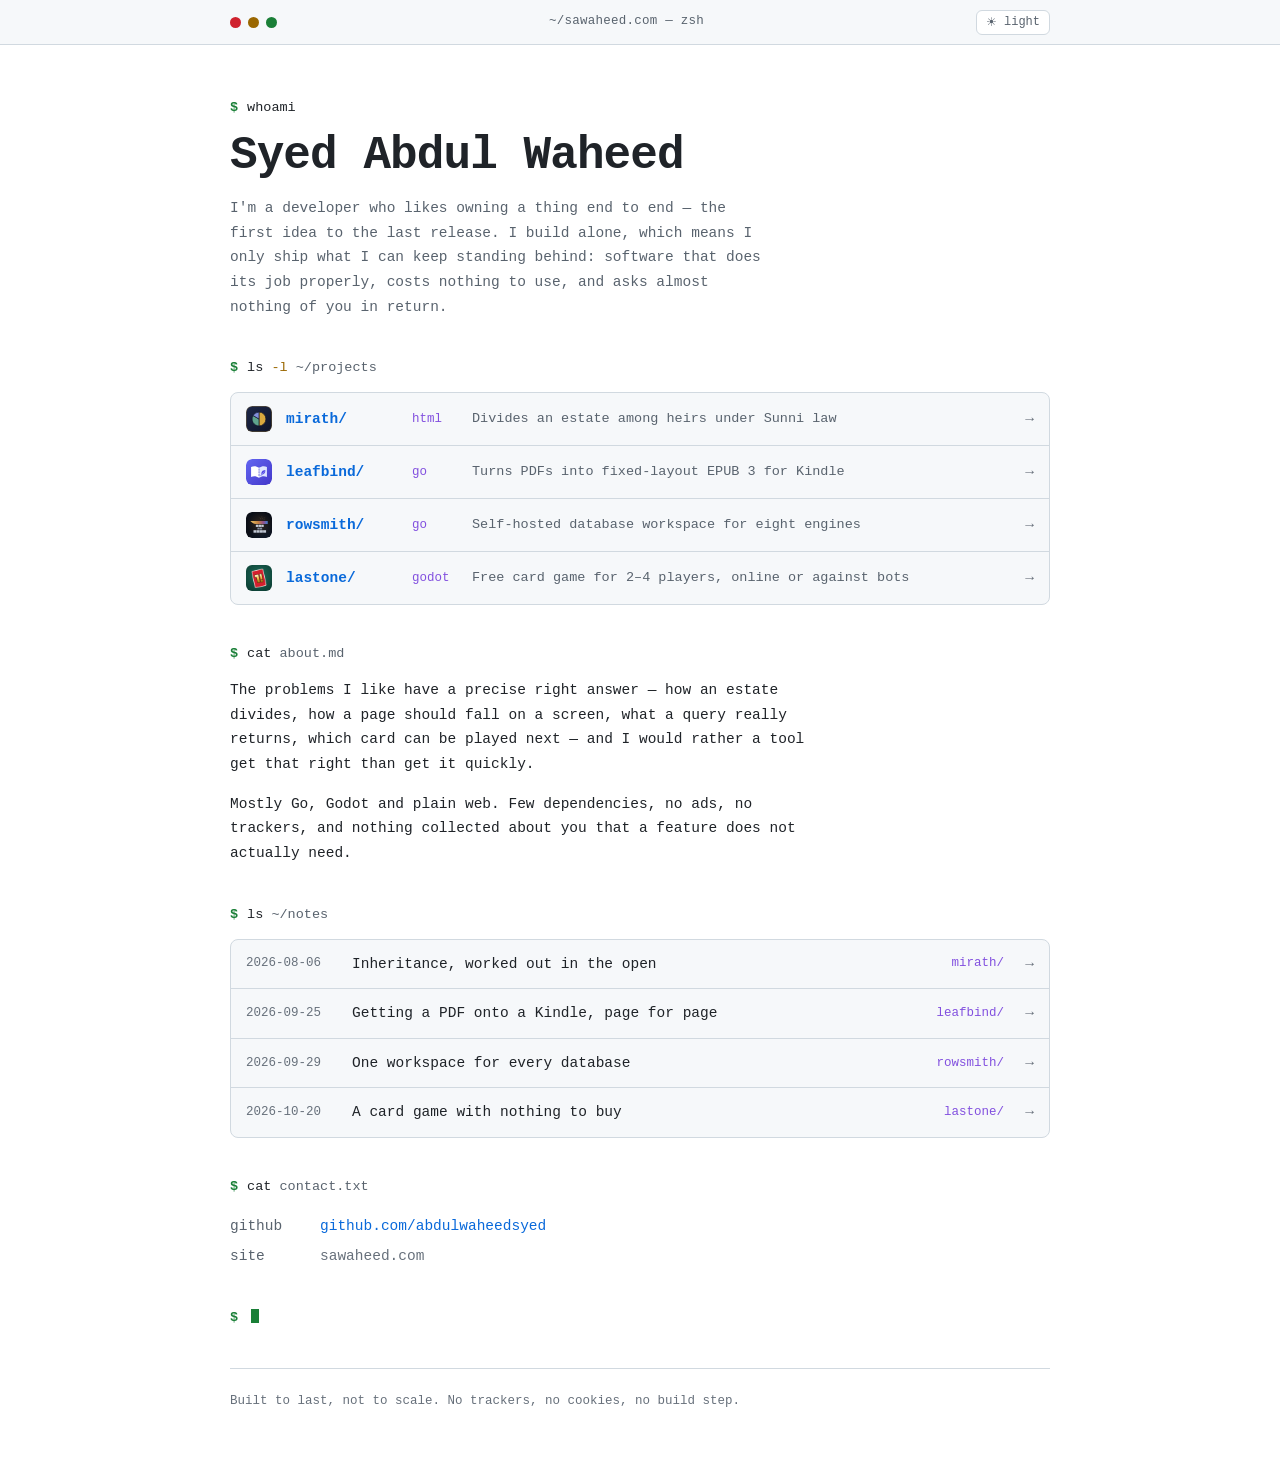
<file: index.html>
<!doctype html>
<html lang="en">
<head>
<meta charset="utf-8">
<meta name="viewport" content="width=device-width,initial-scale=1">
<meta http-equiv="Content-Security-Policy" content="default-src 'none'; script-src 'self'; style-src 'self'; img-src 'self'; base-uri 'none'; form-action 'none'">
<title>Syed Abdul Waheed</title>
<meta name="description" content="Syed Abdul Waheed — a developer who builds free, carefully made software, from tools for developers to a card game, with no ads and no tracking.">
<meta name="color-scheme" content="light dark">
<link rel="icon" href="assets/favicon.svg" type="image/svg+xml">
<script src="assets/theme-init.js"></script>
<link rel="stylesheet" href="assets/site.css">
<script src="assets/site.js" defer></script>
</head>
<body class="page-home">

<header class="chrome">
  <div class="wrap chrome__in">
    <span class="dots" aria-hidden="true"><i></i><i></i><i></i></span>
    <span class="path">~/sawaheed.com — zsh</span>
    <button class="tbtn" id="theme" type="button" aria-label="Switch colour theme">
      <span id="themeIcon" aria-hidden="true">◐</span><span id="themeLabel">theme</span>
    </button>
  </div>
</header>

<div class="wrap">
  <main>

    <section class="block">
      <p class="cmd"><b>$</b><em>whoami</em></p>
      <h1>Syed Abdul Waheed</h1>
      <p class="tagline">I'm a developer who likes owning a thing end to end — the first idea to the last release. I build alone, which means I only ship what I can keep standing behind: software that does its job properly, costs nothing to use, and asks almost nothing of you in return.</p>
    </section>

    <section class="block">
      <p class="cmd"><b>$</b><em>ls</em> <span class="flag">-l</span> ~/projects</p>
      <div class="listing">

        <a class="entry" href="islamic-inheritance-calculator.html">
          <span class="icon"><svg class="mark" viewBox="0 0 64 64" role="img" aria-label="Mīrāth logo">
          <defs><linearGradient id="mirathbg" x1="0" y1="0" x2="1" y2="1">
          <stop offset="0" stop-color="#1D2748"/><stop offset="1" stop-color="#0E1428"/>
          </linearGradient></defs>
          <rect width="64" height="64" rx="15" fill="url(#mirathbg)"/>
          <rect x=".8" y=".8" width="62.4" height="62.4" rx="14.2" fill="none" stroke="#D9A93E" stroke-opacity=".45" stroke-width="1.6"/>
          <g stroke="#0E1428" stroke-width="1.6" stroke-linejoin="round">
          <path d="M32 32L32 15A17 17 0 0 1 32 49Z" fill="#D9A93E"/>
          <path d="M32 32L32 49A17 17 0 0 1 17.28 23.5Z" fill="#5FA48D"/>
          <path d="M32 32L17.28 23.5A17 17 0 0 1 32 15Z" fill="#8290DA"/>
          </g>
          </svg></span>
          <span class="ename">mirath/</span>
          <span class="elang">html</span>
          <span class="edesc">Divides an estate among heirs under Sunni law</span>
          <span class="earr" aria-hidden="true">&rarr;</span>
        </a>

        <a class="entry" href="https://github.com/abdulwaheedsyed/leafbind">
          <span class="icon"><svg class="mark" viewBox="0 0 64 64" role="img" aria-label="Leafbind logo">
          <defs><linearGradient id="leafbindbg" x1="0" y1="0" x2="1" y2="1">
          <stop offset="0" stop-color="#6366F1"/><stop offset="1" stop-color="#4338CA"/>
          </linearGradient></defs>
          <rect width="64" height="64" rx="15" fill="url(#leafbindbg)"/>
          <path d="M12.5 19.5c6.8-2.9 13-2.3 19.5 2.2v24.6c-6.5-4.4-12.7-5-19.5-2.2z" fill="#FFFFFF"/>
          <path d="M51.5 19.5c-6.8-2.9-13-2.3-19.5 2.2v24.6c6.5-4.4 12.7-5 19.5-2.2z" fill="#E0E7FF"/>
          <path d="M32 24.5v3.2M32 31.2v3.2M32 37.9v3.2" stroke="#4338CA" stroke-width="1.6" stroke-linecap="round"/>
          <path d="M38.2 38.6c-1.6-6.4 2.2-10.9 9.3-11.4 1 6.9-2.9 11.5-9.3 11.4z" fill="#4F46E5"/>
          <path d="M36.4 41.2l2.6-3.4c2.2-2.9 4.2-5 6.6-7" stroke="#4F46E5" stroke-width="1.5" stroke-linecap="round" fill="none"/>
          <path d="M39.4 37.5c1.9-2.4 3.6-4.2 5.8-5.9" stroke="#E0E7FF" stroke-width="1.1" stroke-linecap="round" fill="none"/>
          </svg></span>
          <span class="ename">leafbind/</span>
          <span class="elang">go</span>
          <span class="edesc">Turns PDFs into fixed-layout EPUB 3 for Kindle</span>
          <span class="earr" aria-hidden="true">&rarr;</span>
        </a>

        <a class="entry" href="https://github.com/abdulwaheedsyed/Rowsmith">
          <span class="icon"><svg class="mark" role="img" aria-label="Rowsmith logo" viewBox="0 0 1024 1024">
          <defs>
          <clipPath id="rs-tile"><rect width="1024" height="1024" rx="224"/></clipPath>
          <radialGradient id="rs-glow" gradientUnits="userSpaceOnUse" cx="540" cy="470" r="500">
          <stop offset="0" stop-color="rgb(196,128,63)" stop-opacity="0.21"/><stop offset="1" stop-color="rgb(196,128,63)" stop-opacity="0"/>
          </radialGradient>
          <radialGradient id="rs-cool" gradientUnits="userSpaceOnUse" cx="760" cy="1100" r="720">
          <stop offset="0" stop-color="rgb(61,122,212)" stop-opacity="0.10"/><stop offset="1" stop-color="rgb(61,122,212)" stop-opacity="0"/>
          </radialGradient>
          </defs>
          <g clip-path="url(#rs-tile)">
          <rect width="1024" height="1024" fill="#0b0f17"/>
          <rect width="1024" height="1024" fill="url(#rs-cool)"/>
          <rect width="1024" height="1024" fill="url(#rs-glow)"/>
          <g transform="translate(172 351) scale(1.5455) translate(-760 -168)">
          <defs>
          <linearGradient id="rs-temper" x1="760" x2="1200" y1="0" y2="0" gradientUnits="userSpaceOnUse">
          <stop offset="0" stop-color="#ebc76a"/><stop offset=".45" stop-color="#c4803f"/>
          <stop offset=".75" stop-color="#93508a"/><stop offset="1" stop-color="#3d7ad4"/>
          </linearGradient>
          <linearGradient id="rs-steel" x1="0" x2="0" y1="0" y2="1"><stop offset="0" stop-color="#d3d9e3"/><stop offset="1" stop-color="#aeb7c6"/></linearGradient>
          <linearGradient id="rs-slate" x1="0" x2="0" y1="0" y2="1"><stop offset="0" stop-color="#95a0b2"/><stop offset="1" stop-color="#76829a"/></linearGradient>
          <filter id="rs-heat" x="-20%" y="-80%" width="140%" height="260%"><feGaussianBlur stdDeviation="18"/></filter>
          <linearGradient id="rs-tail0" gradientUnits="userSpaceOnUse" x1="1034.2" y1="147.9" x2="1020.7" y2="100.7"><stop offset="0" stop-color="#ffe3a0" stop-opacity="0"/><stop offset="1" stop-color="#ffe3a0" stop-opacity="0.90"/></linearGradient>
          <linearGradient id="rs-tail1" gradientUnits="userSpaceOnUse" x1="1045.9" y1="111.4" x2="1051.1" y2="62.6"><stop offset="0" stop-color="#f0c766" stop-opacity="0"/><stop offset="1" stop-color="#f0c766" stop-opacity="0.74"/></linearGradient>
          <linearGradient id="rs-tail2" gradientUnits="userSpaceOnUse" x1="1054.3" y1="138.7" x2="1075.1" y2="96.1"><stop offset="0" stop-color="#ffe3a0" stop-opacity="0"/><stop offset="1" stop-color="#ffe3a0" stop-opacity="0.85"/></linearGradient>
          <linearGradient id="rs-tail3" gradientUnits="userSpaceOnUse" x1="1091.4" y1="114.8" x2="1122.0" y2="83.1"><stop offset="0" stop-color="#f0c766" stop-opacity="0"/><stop offset="1" stop-color="#f0c766" stop-opacity="0.69"/></linearGradient>
          <linearGradient id="rs-tail4" gradientUnits="userSpaceOnUse" x1="1082.1" y1="145.6" x2="1119.5" y2="125.7"><stop offset="0" stop-color="#ffe3a0" stop-opacity="0"/><stop offset="1" stop-color="#ffe3a0" stop-opacity="0.81"/></linearGradient>
          <linearGradient id="rs-tail5" gradientUnits="userSpaceOnUse" x1="1003.5" y1="104.7" x2="984.0" y2="71.0"><stop offset="0" stop-color="#f0c766" stop-opacity="0"/><stop offset="1" stop-color="#f0c766" stop-opacity="0.71"/></linearGradient>
          </defs>
          <path d="M760 168h440v80H930c-60 0-108-24-170-80z" fill="#c4803f" opacity="0.45" filter="url(#rs-heat)"/>
          <path d="M760 168h440v80H930c-60 0-108-24-170-80z" fill="url(#rs-temper)"/>
          <path d="M760 168h440v5H765z" fill="#fff" opacity="0.2"/>
          <!-- waist, neck and base: the logo's bars, cut into cells -->
          <g fill="url(#rs-steel)">
          <rect x="900.0" y="266" width="62.7" height="60" rx="5"/>
          <rect x="968.7" y="266" width="62.7" height="60" rx="5"/>
          <rect x="1037.3" y="266" width="62.7" height="60" rx="5"/>
          </g>
          <g fill="url(#rs-slate)">
          <rect x="940.0" y="340" width="57.0" height="50" rx="5"/>
          <rect x="1003.0" y="340" width="57.0" height="50" rx="5"/>
          </g>
          <g fill="url(#rs-steel)">
          <rect x="840.0" y="404" width="75.5" height="66" rx="5"/>
          <rect x="921.5" y="404" width="75.5" height="66" rx="5"/>
          <rect x="1003.0" y="404" width="75.5" height="66" rx="5"/>
          <rect x="1084.5" y="404" width="75.5" height="66" rx="5"/>
          </g>
          <!-- sparks thrown from the strike point -->
          <g>
          <line x1="1034.2" y1="147.9" x2="1020.7" y2="100.7" stroke="url(#rs-tail0)" stroke-width="3.9" stroke-linecap="round"/>
          <circle cx="1020.7" cy="100.7" r="2.2" fill="#fff4d6" opacity="0.90"/>
          <line x1="1045.9" y1="111.4" x2="1051.1" y2="62.6" stroke="url(#rs-tail1)" stroke-width="3.9" stroke-linecap="round"/>
          <circle cx="1051.1" cy="62.6" r="2.2" fill="#fff4d6" opacity="0.74"/>
          <line x1="1054.3" y1="138.7" x2="1075.1" y2="96.1" stroke="url(#rs-tail2)" stroke-width="3.7" stroke-linecap="round"/>
          <circle cx="1075.1" cy="96.1" r="2.1" fill="#fff4d6" opacity="0.85"/>
          <line x1="1091.4" y1="114.8" x2="1122.0" y2="83.1" stroke="url(#rs-tail3)" stroke-width="3.4" stroke-linecap="round"/>
          <circle cx="1122.0" cy="83.1" r="1.9" fill="#fff4d6" opacity="0.69"/>
          <line x1="1082.1" y1="145.6" x2="1119.5" y2="125.7" stroke="url(#rs-tail4)" stroke-width="3.2" stroke-linecap="round"/>
          <circle cx="1119.5" cy="125.7" r="1.8" fill="#fff4d6" opacity="0.81"/>
          <line x1="1003.5" y1="104.7" x2="984.0" y2="71.0" stroke="url(#rs-tail5)" stroke-width="2.9" stroke-linecap="round"/>
          <circle cx="984.0" cy="71.0" r="1.6" fill="#fff4d6" opacity="0.71"/>
          </g>
          </g>
          </g>
          </svg></span>
          <span class="ename">rowsmith/</span>
          <span class="elang">go</span>
          <span class="edesc">Self-hosted database workspace for eight engines</span>
          <span class="earr" aria-hidden="true">&rarr;</span>
        </a>

        <a class="entry" href="lastone/">
          <span class="icon"><img src="assets/lastone-icon.png" alt="LastOne! logo" width="26" height="26"></span>
          <span class="ename">lastone/</span>
          <span class="elang">godot</span>
          <span class="edesc">Free card game for 2–4 players, online or against bots</span>
          <span class="earr" aria-hidden="true">&rarr;</span>
        </a>

      </div>
    </section>

    <section class="block">
      <p class="cmd"><b>$</b><em>cat</em> about.md</p>
      <div class="out">
        <p>The problems I like have a precise right answer — how an estate divides, how a page should fall on a screen, what a query really returns, which card can be played next — and I would rather a tool get that right than get it quickly.</p>
        <p>Mostly Go, Godot and plain web. Few dependencies, no ads, no trackers, and nothing collected about you that a feature does not actually need.</p>
      </div>
    </section>

    <section class="block">
      <p class="cmd"><b>$</b><em>ls</em> ~/notes</p>
      <div class="listing">
        <a class="nrow" href="notes/mirath.html">
          <span class="ndate">2026-08-06</span>
          <span class="ntitle">Inheritance, worked out in the open</span>
          <span class="nproj">mirath/</span>
          <span class="earr" aria-hidden="true">&rarr;</span>
        </a>
        <a class="nrow" href="notes/leafbind.html">
          <span class="ndate">2026-09-25</span>
          <span class="ntitle">Getting a PDF onto a Kindle, page for page</span>
          <span class="nproj">leafbind/</span>
          <span class="earr" aria-hidden="true">&rarr;</span>
        </a>
        <a class="nrow" href="notes/rowsmith.html">
          <span class="ndate">2026-09-29</span>
          <span class="ntitle">One workspace for every database</span>
          <span class="nproj">rowsmith/</span>
          <span class="earr" aria-hidden="true">&rarr;</span>
        </a>
        <a class="nrow" href="notes/lastone.html">
          <span class="ndate">2026-10-20</span>
          <span class="ntitle">A card game with nothing to buy</span>
          <span class="nproj">lastone/</span>
          <span class="earr" aria-hidden="true">&rarr;</span>
        </a>
      </div>
    </section>

    <section class="block">
      <p class="cmd"><b>$</b><em>cat</em> contact.txt</p>
      <dl class="kv">
        <dt>github</dt><dd><a href="https://github.com/abdulwaheedsyed">github.com/abdulwaheedsyed</a></dd>
        <dt>site</dt><dd><span class="muted">sawaheed.com</span></dd>
      </dl>
    </section>

    <section class="block">
      <p class="cmd"><b>$</b><span class="caret" aria-hidden="true"></span></p>
    </section>

  </main>

  <footer>Built to last, not to scale. No trackers, no cookies, no build step.</footer>
</div>

</body>
</html>
</file>
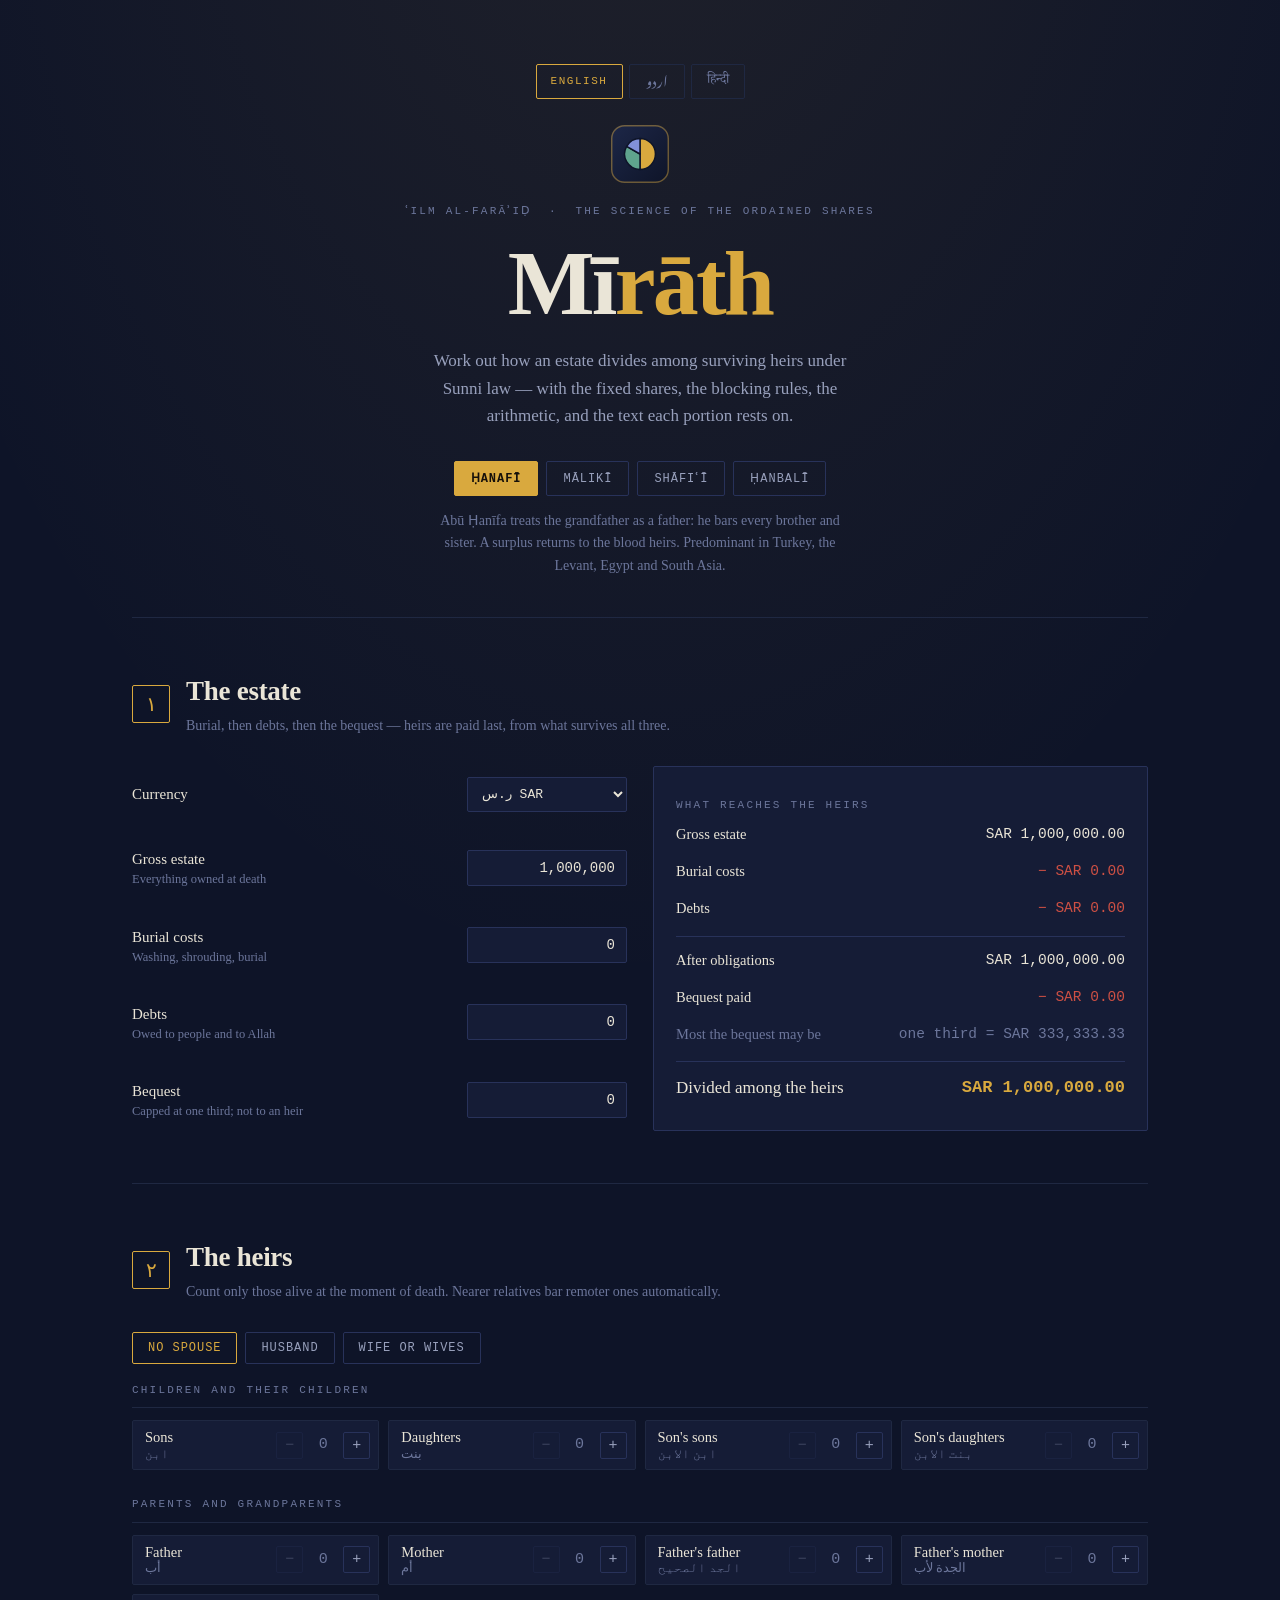
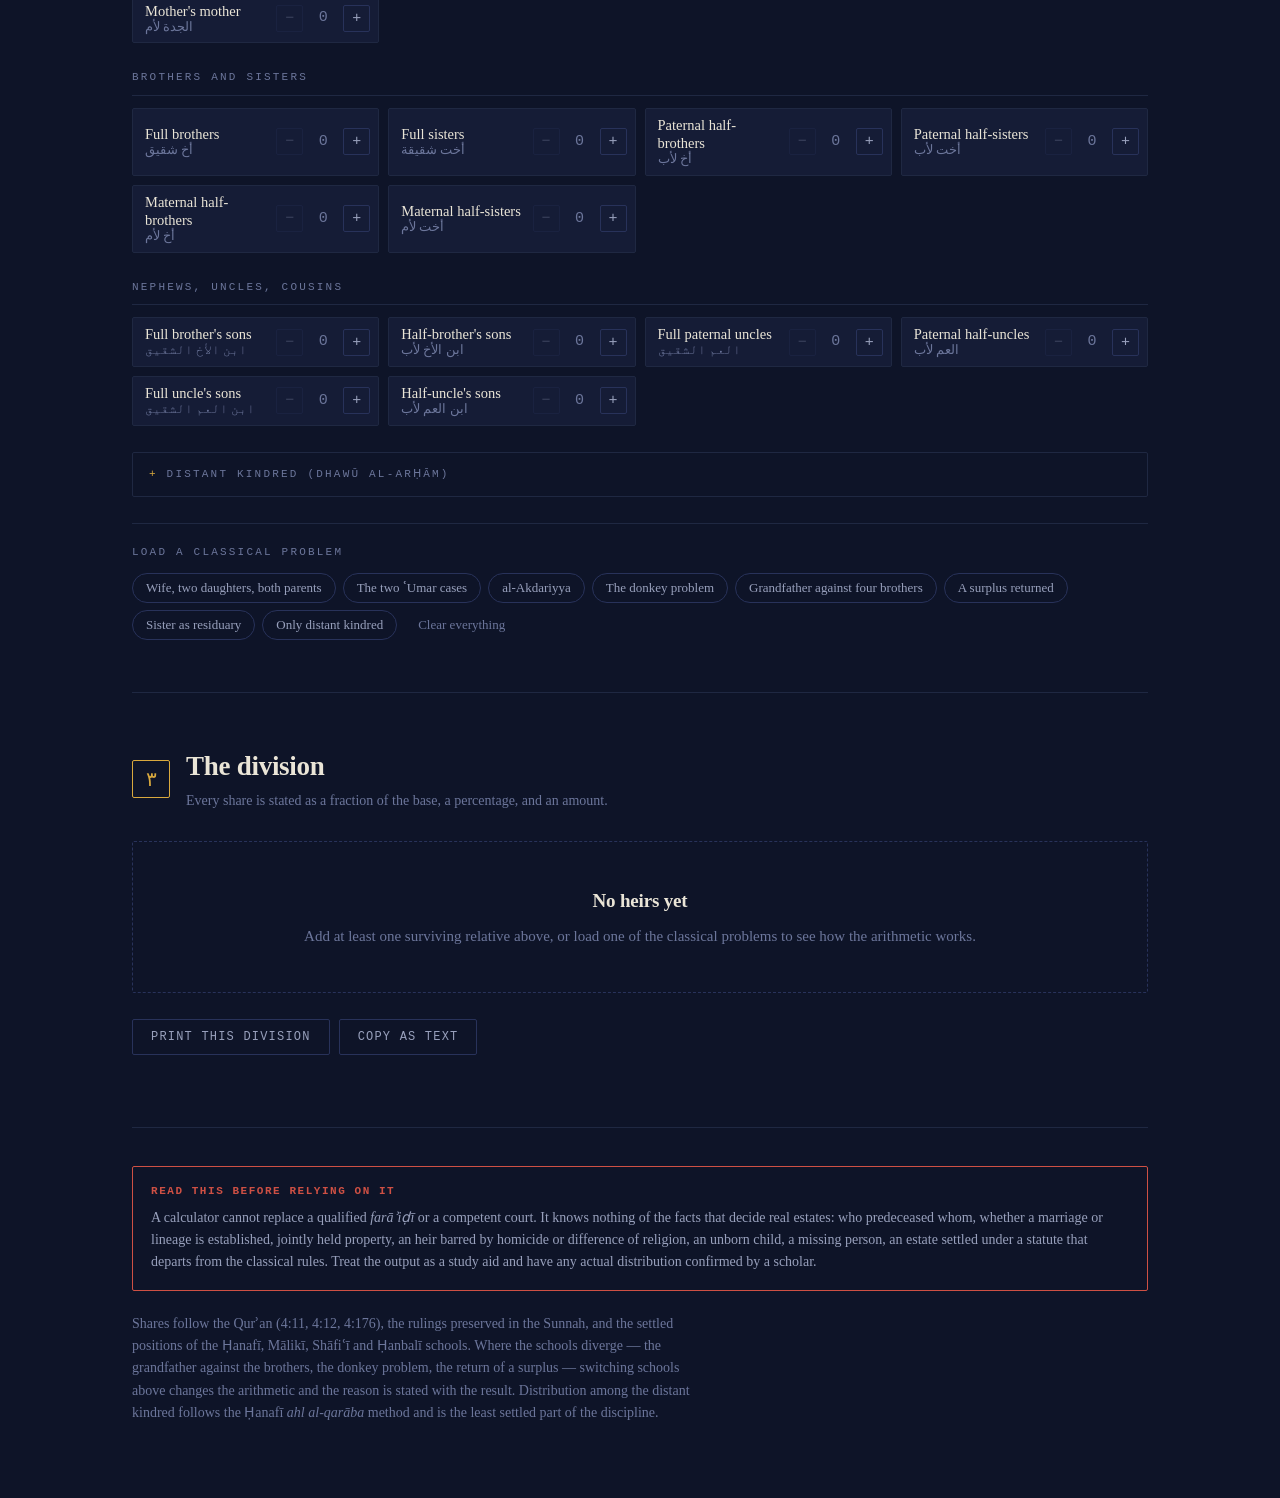
<file: islamic-inheritance-calculator.html>
<!DOCTYPE html>
<html lang="en">
<head>
<meta charset="utf-8">
<meta name="viewport" content="width=device-width, initial-scale=1">
<meta http-equiv="Content-Security-Policy" content="default-src 'none'; script-src 'self'; style-src 'self'; img-src 'self'; font-src 'self'; base-uri 'none'; form-action 'none'">
<title>Mīrāth — Islamic Inheritance Calculator</title>
<link rel="icon" href="assets/mirath-favicon.svg" type="image/svg+xml">
<link rel="stylesheet" href="assets/mirath.css">
</head>
<body>

<div class="wrap">

<header class="mast">
  <div class="langbar" id="langbar" role="group" aria-label="Language" data-i18n-label="ui.langLabel"></div>
  <svg class="mastmark" viewBox="0 0 64 64" role="img" aria-label="Mīrāth">
    <defs><linearGradient id="mirathbg" x1="0" y1="0" x2="1" y2="1">
      <stop offset="0" stop-color="#1D2748"/><stop offset="1" stop-color="#0E1428"/>
    </linearGradient></defs>
    <rect width="64" height="64" rx="15" fill="url(#mirathbg)"/>
    <rect x=".8" y=".8" width="62.4" height="62.4" rx="14.2" fill="none" stroke="#D9A93E" stroke-opacity=".45" stroke-width="1.6"/>
    <g stroke="#0E1428" stroke-width="1.6" stroke-linejoin="round">
      <path d="M32 32L32 15A17 17 0 0 1 32 49Z" fill="#D9A93E"/>
      <path d="M32 32L32 49A17 17 0 0 1 17.28 23.5Z" fill="#5FA48D"/>
      <path d="M32 32L17.28 23.5A17 17 0 0 1 32 15Z" fill="#8290DA"/>
    </g>
  </svg>
  <div class="eyebrow" data-i18n-html="ui.eyebrow">ʿilm al-farāʾiḍ &nbsp;·&nbsp; the science of the ordained shares</div>
  <h1 data-i18n-html="ui.brand">Mī<span>rāth</span></h1>
  <p class="sub" data-i18n="ui.sub">Work out how an estate divides among surviving heirs under Sunni law — with the fixed shares, the blocking rules, the arithmetic, and the text each portion rests on.</p>
  <div class="schools" id="schools" role="group" aria-label="School of law" data-i18n-label="ui.schoolLabel"></div>
  <p class="school-note" id="schoolNote"></p>
</header>

<section class="step">
  <div class="step__head">
    <div class="marker" aria-hidden="true" data-i18n="ui.m1">١</div>
    <div>
      <h2 data-i18n="ui.step1.h">The estate</h2>
      <div class="hint" data-i18n="ui.step1.hint">Burial, then debts, then the bequest — heirs are paid last, from what survives all three.</div>
    </div>
  </div>
  <div class="estate">
    <div class="fields">
      <div class="field">
        <label for="cur" data-i18n="ui.f.currency">Currency</label>
        <select id="cur"></select>
      </div>
      <div class="field">
        <label for="gross" data-i18n-field="gross">Gross estate<span class="sm">Everything owned at death</span></label>
        <input id="gross" type="text" inputmode="decimal" value="1,000,000">
      </div>
      <div class="field">
        <label for="funeral" data-i18n-field="funeral">Burial costs<span class="sm">Washing, shrouding, burial</span></label>
        <input id="funeral" type="text" inputmode="decimal" value="0">
      </div>
      <div class="field">
        <label for="debts" data-i18n-field="debts">Debts<span class="sm">Owed to people and to Allah</span></label>
        <input id="debts" type="text" inputmode="decimal" value="0">
      </div>
      <div class="field">
        <label for="wasiyya" data-i18n-field="wasiyya">Bequest<span class="sm">Capped at one third; not to an heir</span></label>
        <input id="wasiyya" type="text" inputmode="decimal" value="0">
      </div>
    </div>
    <div class="ledger" id="ledger"></div>
  </div>
</section>

<section class="step">
  <div class="step__head">
    <div class="marker" aria-hidden="true" data-i18n="ui.m2">٢</div>
    <div>
      <h2 data-i18n="ui.step2.h">The heirs</h2>
      <div class="hint" data-i18n="ui.step2.hint">Count only those alive at the moment of death. Nearer relatives bar remoter ones automatically.</div>
    </div>
  </div>
  <div class="spouse-pick" id="spousePick" role="group" aria-label="Surviving spouse" data-i18n-label="ui.spouseLabel"></div>
  <div id="heirGroups"></div>
  <div class="presets">
    <span class="eyebrow" data-i18n="ui.presets">Load a classical problem</span>
    <div class="chips" id="presets"></div>
  </div>
</section>

<section class="step" id="resultStep">
  <div class="step__head">
    <div class="marker" aria-hidden="true" data-i18n="ui.m3">٣</div>
    <div>
      <h2 data-i18n="ui.step3.h">The division</h2>
      <div class="hint" data-i18n="ui.step3.hint">Every share is stated as a fraction of the base, a percentage, and an amount.</div>
    </div>
  </div>
  <div id="result"></div>
  <div class="actions">
    <button class="btn" id="printBtn" data-i18n="ui.print">Print this division</button>
    <button class="btn" id="copyBtn" data-i18n="ui.copy">Copy as text</button>
  </div>
</section>

<footer>
  <div class="disc" data-i18n-html="ui.foot.disc">
    <strong>Read this before relying on it</strong>
    A calculator cannot replace a qualified <em>farāʾiḍī</em> or a competent court. It knows nothing of the facts that decide real estates: who predeceased whom, whether a marriage or lineage is established, jointly held property, an heir barred by homicide or difference of religion, an unborn child, a missing person, an estate settled under a statute that departs from the classical rules. Treat the output as a study aid and have any actual distribution confirmed by a scholar.
  </div>
  <p data-i18n-html="ui.foot.p">Shares follow the Qurʾan (4:11, 4:12, 4:176), the rulings preserved in the Sunnah, and the settled positions of the Ḥanafī, Mālikī, Shāfiʿī and Ḥanbalī schools. Where the schools diverge — the grandfather against the brothers, the donkey problem, the return of a surplus — switching schools above changes the arithmetic and the reason is stated with the result. Distribution among the distant kindred follows the Ḥanafī <em>ahl al-qarāba</em> method and is the least settled part of the discipline.</p>
</footer>

</div>

<script src="assets/mirath.js"></script>
</body>
</html>
</file>
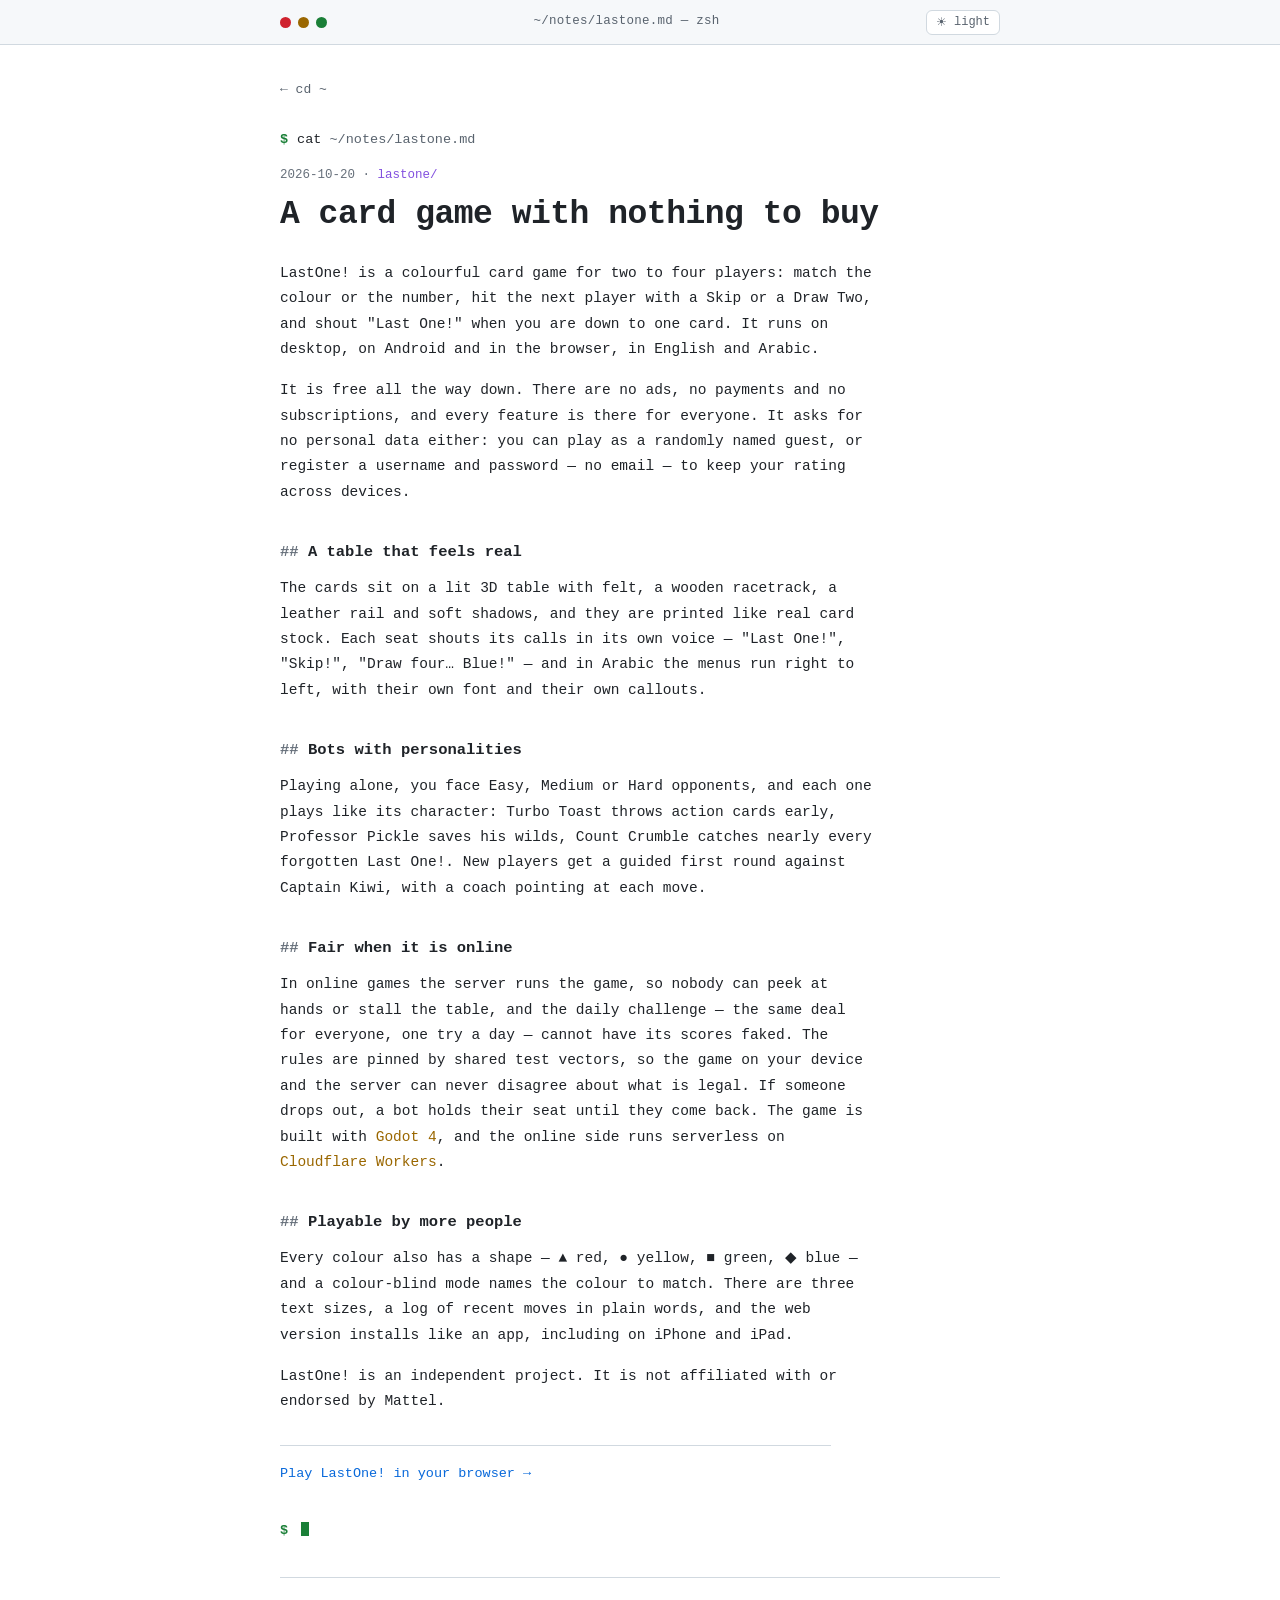
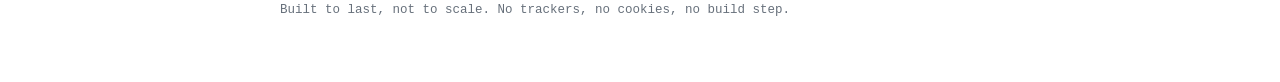
<file: notes/lastone.html>
<!doctype html>
<html lang="en">
<head>
<meta charset="utf-8">
<meta name="viewport" content="width=device-width,initial-scale=1">
<meta http-equiv="Content-Security-Policy" content="default-src 'none'; script-src 'self'; style-src 'self'; img-src 'self'; base-uri 'none'; form-action 'none'">
<title>A card game with nothing to buy — Syed Abdul Waheed</title>
<meta name="description" content="LastOne!: a free card game for 2–4 players on desktop, Android and the web, in English and Arabic, with no ads, no payments and no personal data.">
<meta name="color-scheme" content="light dark">
<link rel="icon" href="../assets/favicon.svg" type="image/svg+xml">
<script src="../assets/theme-init.js"></script>
<link rel="stylesheet" href="../assets/site.css">
<script src="../assets/site.js" defer></script>
</head>
<body class="page-note">

<header class="chrome">
  <div class="wrap chrome__in">
    <span class="dots" aria-hidden="true"><i></i><i></i><i></i></span>
    <span class="path">~/notes/lastone.md — zsh</span>
    <button class="tbtn" id="theme" type="button" aria-label="Switch colour theme">
      <span id="themeIcon" aria-hidden="true">◐</span><span id="themeLabel">theme</span>
    </button>
  </div>
</header>

<div class="wrap">
  <main>
    <p class="back"><a href="../index.html">&larr; cd ~</a></p>
    <p class="cmd"><b>$</b><em>cat</em> ~/notes/lastone.md</p>

    <article>
      <p class="meta">2026-10-20 &middot; <span class="proj">lastone/</span></p>
      <h1>A card game with nothing to buy</h1>
      <p>LastOne! is a colourful card game for two to four players: match the colour or the number, hit the next player with a Skip or a Draw Two, and shout "Last One!" when you are down to one card. It runs on desktop, on Android and in the browser, in English and Arabic.</p>
      <p>It is free all the way down. There are no ads, no payments and no subscriptions, and every feature is there for everyone. It asks for no personal data either: you can play as a randomly named guest, or register a username and password — no email — to keep your rating across devices.</p>

      <h2>A table that feels real</h2>
      <p>The cards sit on a lit 3D table with felt, a wooden racetrack, a leather rail and soft shadows, and they are printed like real card stock. Each seat shouts its calls in its own voice — "Last One!", "Skip!", "Draw four… Blue!" — and in Arabic the menus run right to left, with their own font and their own callouts.</p>

      <h2>Bots with personalities</h2>
      <p>Playing alone, you face Easy, Medium or Hard opponents, and each one plays like its character: Turbo Toast throws action cards early, Professor Pickle saves his wilds, Count Crumble catches nearly every forgotten Last One!. New players get a guided first round against Captain Kiwi, with a coach pointing at each move.</p>

      <h2>Fair when it is online</h2>
      <p>In online games the server runs the game, so nobody can peek at hands or stall the table, and the daily challenge — the same deal for everyone, one try a day — cannot have its scores faked. The rules are pinned by shared test vectors, so the game on your device and the server can never disagree about what is legal. If someone drops out, a bot holds their seat until they come back. The game is built with <em>Godot 4</em>, and the online side runs serverless on <em>Cloudflare Workers</em>.</p>

      <h2>Playable by more people</h2>
      <p>Every colour also has a shape — ▲ red, ● yellow, ■ green, ◆ blue — and a colour-blind mode names the colour to match. There are three text sizes, a log of recent moves in plain words, and the web version installs like an app, including on iPhone and iPad.</p>

      <p>LastOne! is an independent project. It is not affiliated with or endorsed by Mattel.</p>
      <p class="next"><a href="../lastone/">Play LastOne! in your browser &rarr;</a></p>
    </article>

    <p class="cmd cmd--end"><b>$</b><span class="caret" aria-hidden="true"></span></p>
  </main>

  <footer>Built to last, not to scale. No trackers, no cookies, no build step.</footer>
</div>

</body>
</html>
</file>
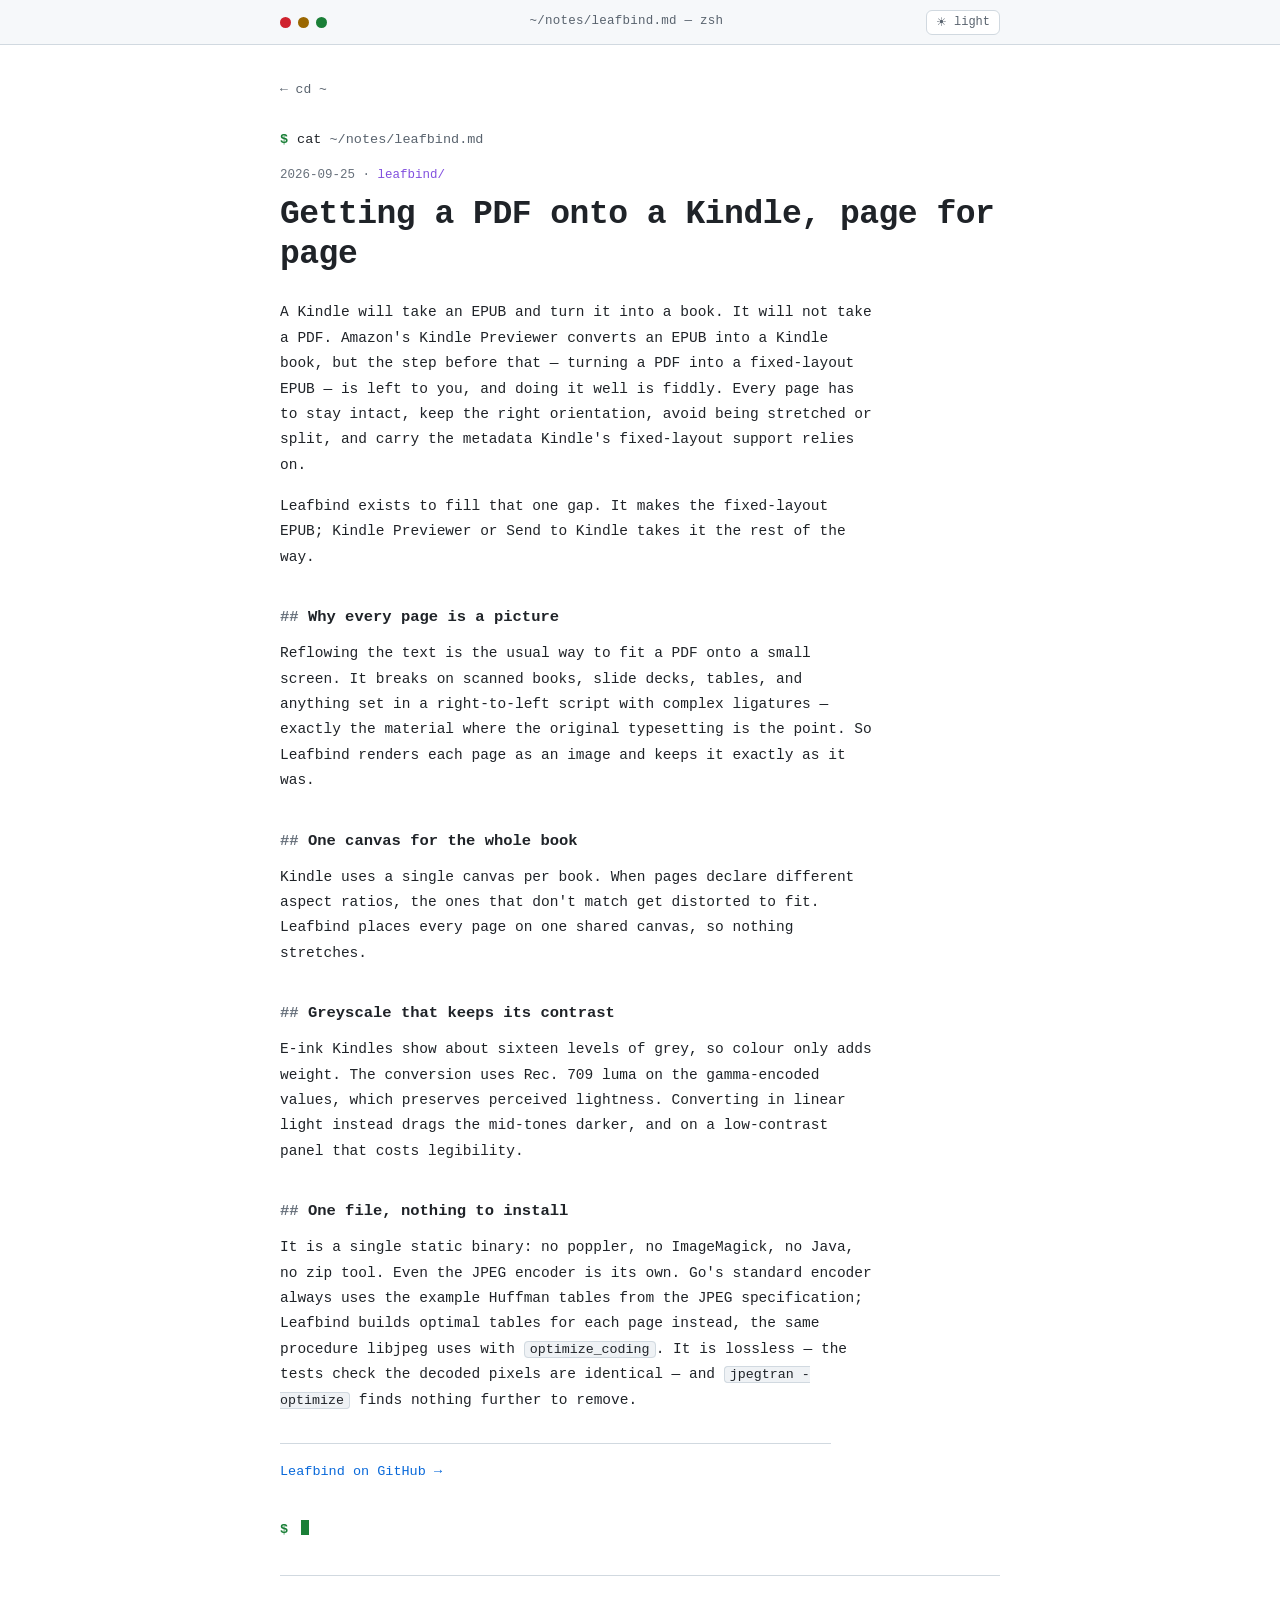
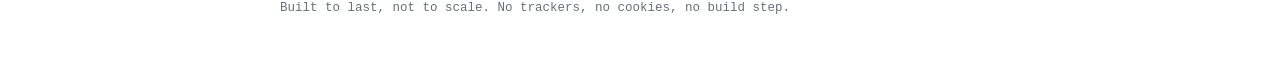
<file: notes/leafbind.html>
<!doctype html>
<html lang="en">
<head>
<meta charset="utf-8">
<meta name="viewport" content="width=device-width,initial-scale=1">
<meta http-equiv="Content-Security-Policy" content="default-src 'none'; script-src 'self'; style-src 'self'; img-src 'self'; base-uri 'none'; form-action 'none'">
<title>Getting a PDF onto a Kindle, page for page — Syed Abdul Waheed</title>
<meta name="description" content="Why Leafbind exists: Kindle takes an EPUB but not a PDF, and the step in between is fiddly.">
<meta name="color-scheme" content="light dark">
<link rel="icon" href="../assets/favicon.svg" type="image/svg+xml">
<script src="../assets/theme-init.js"></script>
<link rel="stylesheet" href="../assets/site.css">
<script src="../assets/site.js" defer></script>
</head>
<body class="page-note">

<header class="chrome">
  <div class="wrap chrome__in">
    <span class="dots" aria-hidden="true"><i></i><i></i><i></i></span>
    <span class="path">~/notes/leafbind.md — zsh</span>
    <button class="tbtn" id="theme" type="button" aria-label="Switch colour theme">
      <span id="themeIcon" aria-hidden="true">◐</span><span id="themeLabel">theme</span>
    </button>
  </div>
</header>

<div class="wrap">
  <main>
    <p class="back"><a href="../index.html">&larr; cd ~</a></p>
    <p class="cmd"><b>$</b><em>cat</em> ~/notes/leafbind.md</p>

    <article>
      <p class="meta">2026-09-25 &middot; <span class="proj">leafbind/</span></p>
      <h1>Getting a PDF onto a Kindle, page for page</h1>
      <p>A Kindle will take an EPUB and turn it into a book. It will not take a PDF. Amazon's Kindle Previewer converts an EPUB into a Kindle book, but the step before that — turning a PDF into a fixed-layout EPUB — is left to you, and doing it well is fiddly. Every page has to stay intact, keep the right orientation, avoid being stretched or split, and carry the metadata Kindle's fixed-layout support relies on.</p>
      <p>Leafbind exists to fill that one gap. It makes the fixed-layout EPUB; Kindle Previewer or Send to Kindle takes it the rest of the way.</p>
      
      <h2>Why every page is a picture</h2>
      <p>Reflowing the text is the usual way to fit a PDF onto a small screen. It breaks on scanned books, slide decks, tables, and anything set in a right-to-left script with complex ligatures — exactly the material where the original typesetting is the point. So Leafbind renders each page as an image and keeps it exactly as it was.</p>
      
      <h2>One canvas for the whole book</h2>
      <p>Kindle uses a single canvas per book. When pages declare different aspect ratios, the ones that don't match get distorted to fit. Leafbind places every page on one shared canvas, so nothing stretches.</p>
      
      <h2>Greyscale that keeps its contrast</h2>
      <p>E-ink Kindles show about sixteen levels of grey, so colour only adds weight. The conversion uses Rec. 709 luma on the gamma-encoded values, which preserves perceived lightness. Converting in linear light instead drags the mid-tones darker, and on a low-contrast panel that costs legibility.</p>
      
      <h2>One file, nothing to install</h2>
      <p>It is a single static binary: no poppler, no ImageMagick, no Java, no zip tool. Even the JPEG encoder is its own. Go's standard encoder always uses the example Huffman tables from the JPEG specification; Leafbind builds optimal tables for each page instead, the same procedure libjpeg uses with <code>optimize_coding</code>. It is lossless — the tests check the decoded pixels are identical — and <code>jpegtran -optimize</code> finds nothing further to remove.</p>
      <p class="next"><a href="https://github.com/abdulwaheedsyed/leafbind">Leafbind on GitHub &rarr;</a></p>
    </article>

    <p class="cmd cmd--end"><b>$</b><span class="caret" aria-hidden="true"></span></p>
  </main>

  <footer>Built to last, not to scale. No trackers, no cookies, no build step.</footer>
</div>

</body>
</html>
</file>
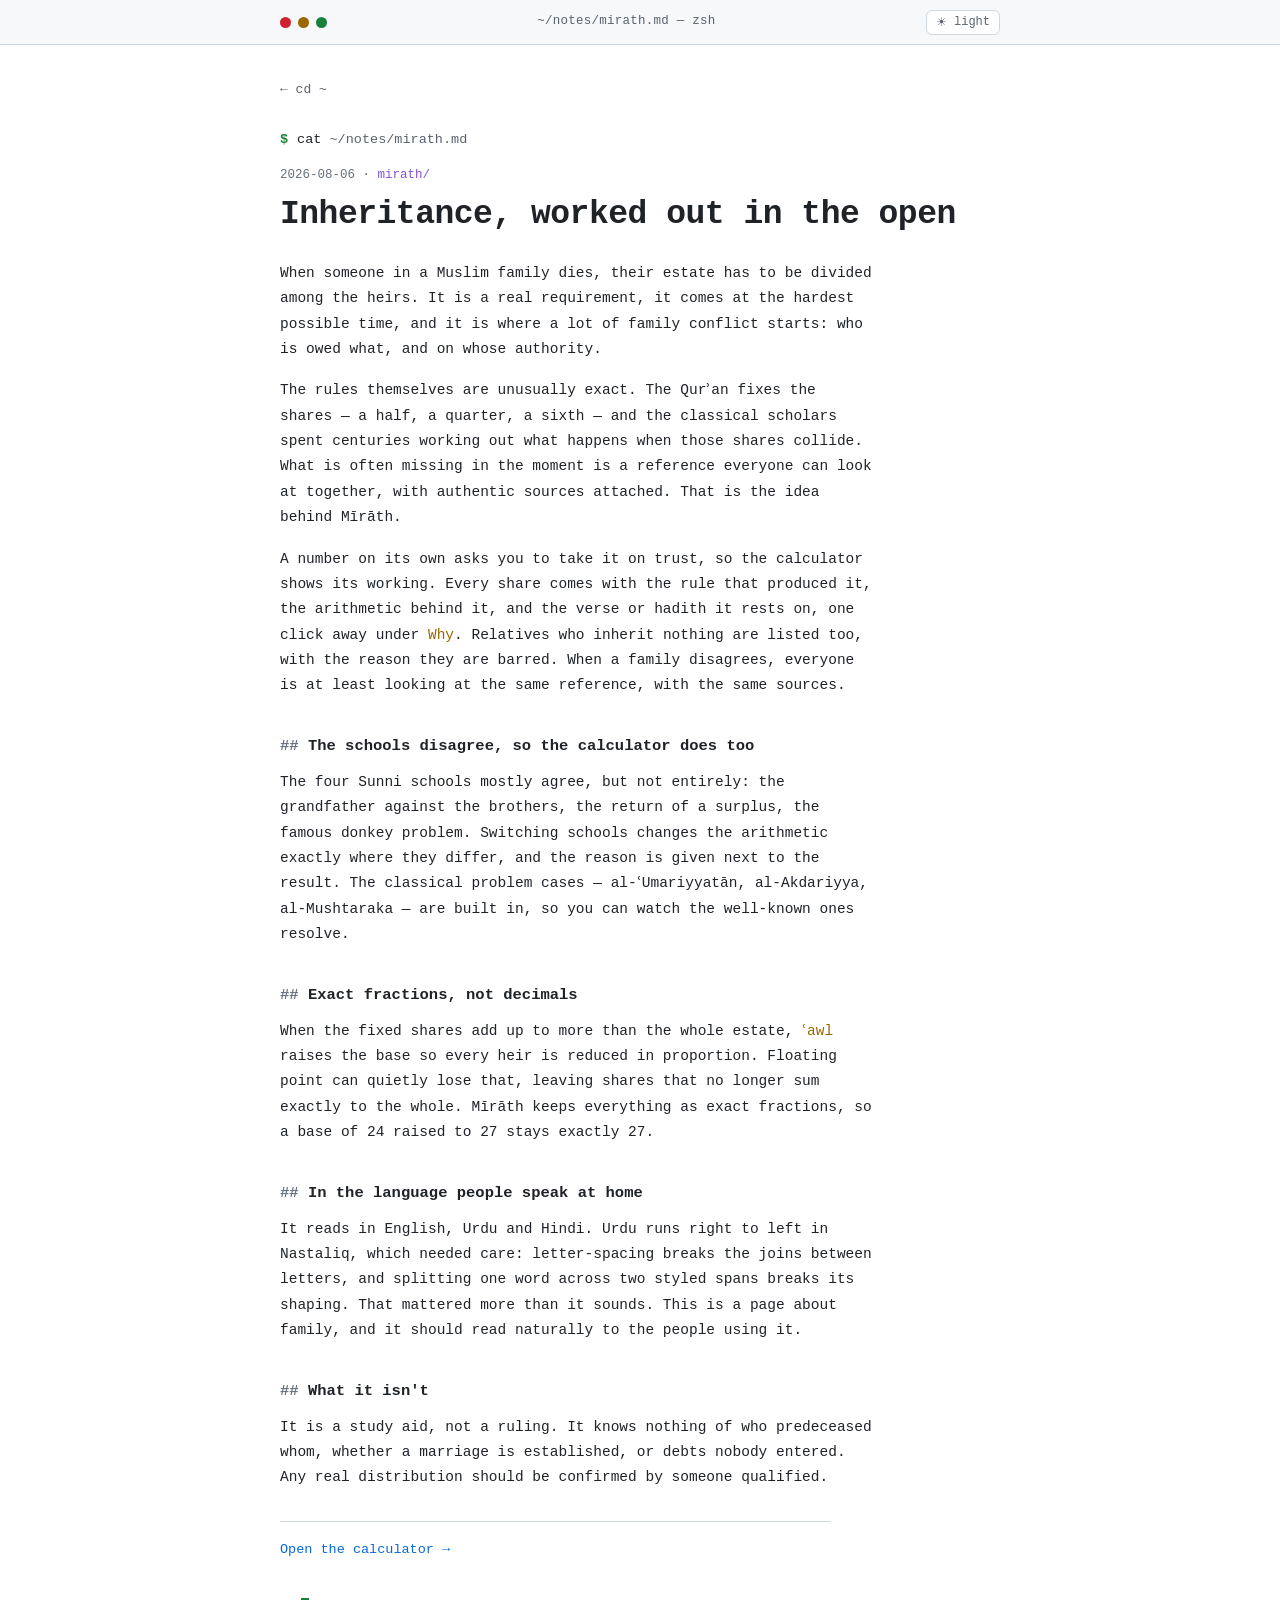
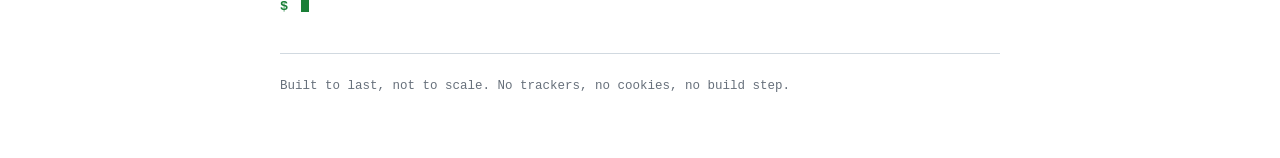
<file: notes/mirath.html>
<!doctype html>
<html lang="en">
<head>
<meta charset="utf-8">
<meta name="viewport" content="width=device-width,initial-scale=1">
<meta http-equiv="Content-Security-Policy" content="default-src 'none'; script-src 'self'; style-src 'self'; img-src 'self'; base-uri 'none'; form-action 'none'">
<title>Inheritance, worked out in the open — Syed Abdul Waheed</title>
<meta name="description" content="Why Mīrāth exists: dividing an estate in a Muslim family, with authentic references everyone can check.">
<meta name="color-scheme" content="light dark">
<link rel="icon" href="../assets/favicon.svg" type="image/svg+xml">
<script src="../assets/theme-init.js"></script>
<link rel="stylesheet" href="../assets/site.css">
<script src="../assets/site.js" defer></script>
</head>
<body class="page-note">

<header class="chrome">
  <div class="wrap chrome__in">
    <span class="dots" aria-hidden="true"><i></i><i></i><i></i></span>
    <span class="path">~/notes/mirath.md — zsh</span>
    <button class="tbtn" id="theme" type="button" aria-label="Switch colour theme">
      <span id="themeIcon" aria-hidden="true">◐</span><span id="themeLabel">theme</span>
    </button>
  </div>
</header>

<div class="wrap">
  <main>
    <p class="back"><a href="../index.html">&larr; cd ~</a></p>
    <p class="cmd"><b>$</b><em>cat</em> ~/notes/mirath.md</p>

    <article>
      <p class="meta">2026-08-06 &middot; <span class="proj">mirath/</span></p>
      <h1>Inheritance, worked out in the open</h1>
      <p>When someone in a Muslim family dies, their estate has to be divided among the heirs. It is a real requirement, it comes at the hardest possible time, and it is where a lot of family conflict starts: who is owed what, and on whose authority.</p>
      <p>The rules themselves are unusually exact. The Qurʾan fixes the shares — a half, a quarter, a sixth — and the classical scholars spent centuries working out what happens when those shares collide. What is often missing in the moment is a reference everyone can look at together, with authentic sources attached. That is the idea behind Mīrāth.</p>
      <p>A number on its own asks you to take it on trust, so the calculator shows its working. Every share comes with the rule that produced it, the arithmetic behind it, and the verse or hadith it rests on, one click away under <em>Why</em>. Relatives who inherit nothing are listed too, with the reason they are barred. When a family disagrees, everyone is at least looking at the same reference, with the same sources.</p>
      
      <h2>The schools disagree, so the calculator does too</h2>
      <p>The four Sunni schools mostly agree, but not entirely: the grandfather against the brothers, the return of a surplus, the famous donkey problem. Switching schools changes the arithmetic exactly where they differ, and the reason is given next to the result. The classical problem cases — al-ʿUmariyyatān, al-Akdariyya, al-Mushtaraka — are built in, so you can watch the well-known ones resolve.</p>
      
      <h2>Exact fractions, not decimals</h2>
      <p>When the fixed shares add up to more than the whole estate, <em>ʿawl</em> raises the base so every heir is reduced in proportion. Floating point can quietly lose that, leaving shares that no longer sum exactly to the whole. Mīrāth keeps everything as exact fractions, so a base of 24 raised to 27 stays exactly 27.</p>
      
      <h2>In the language people speak at home</h2>
      <p>It reads in English, Urdu and Hindi. Urdu runs right to left in Nastaliq, which needed care: letter-spacing breaks the joins between letters, and splitting one word across two styled spans breaks its shaping. That mattered more than it sounds. This is a page about family, and it should read naturally to the people using it.</p>
      
      <h2>What it isn't</h2>
      <p>It is a study aid, not a ruling. It knows nothing of who predeceased whom, whether a marriage is established, or debts nobody entered. Any real distribution should be confirmed by someone qualified.</p>
      <p class="next"><a href="../islamic-inheritance-calculator.html">Open the calculator &rarr;</a></p>
    </article>

    <p class="cmd cmd--end"><b>$</b><span class="caret" aria-hidden="true"></span></p>
  </main>

  <footer>Built to last, not to scale. No trackers, no cookies, no build step.</footer>
</div>

</body>
</html>
</file>
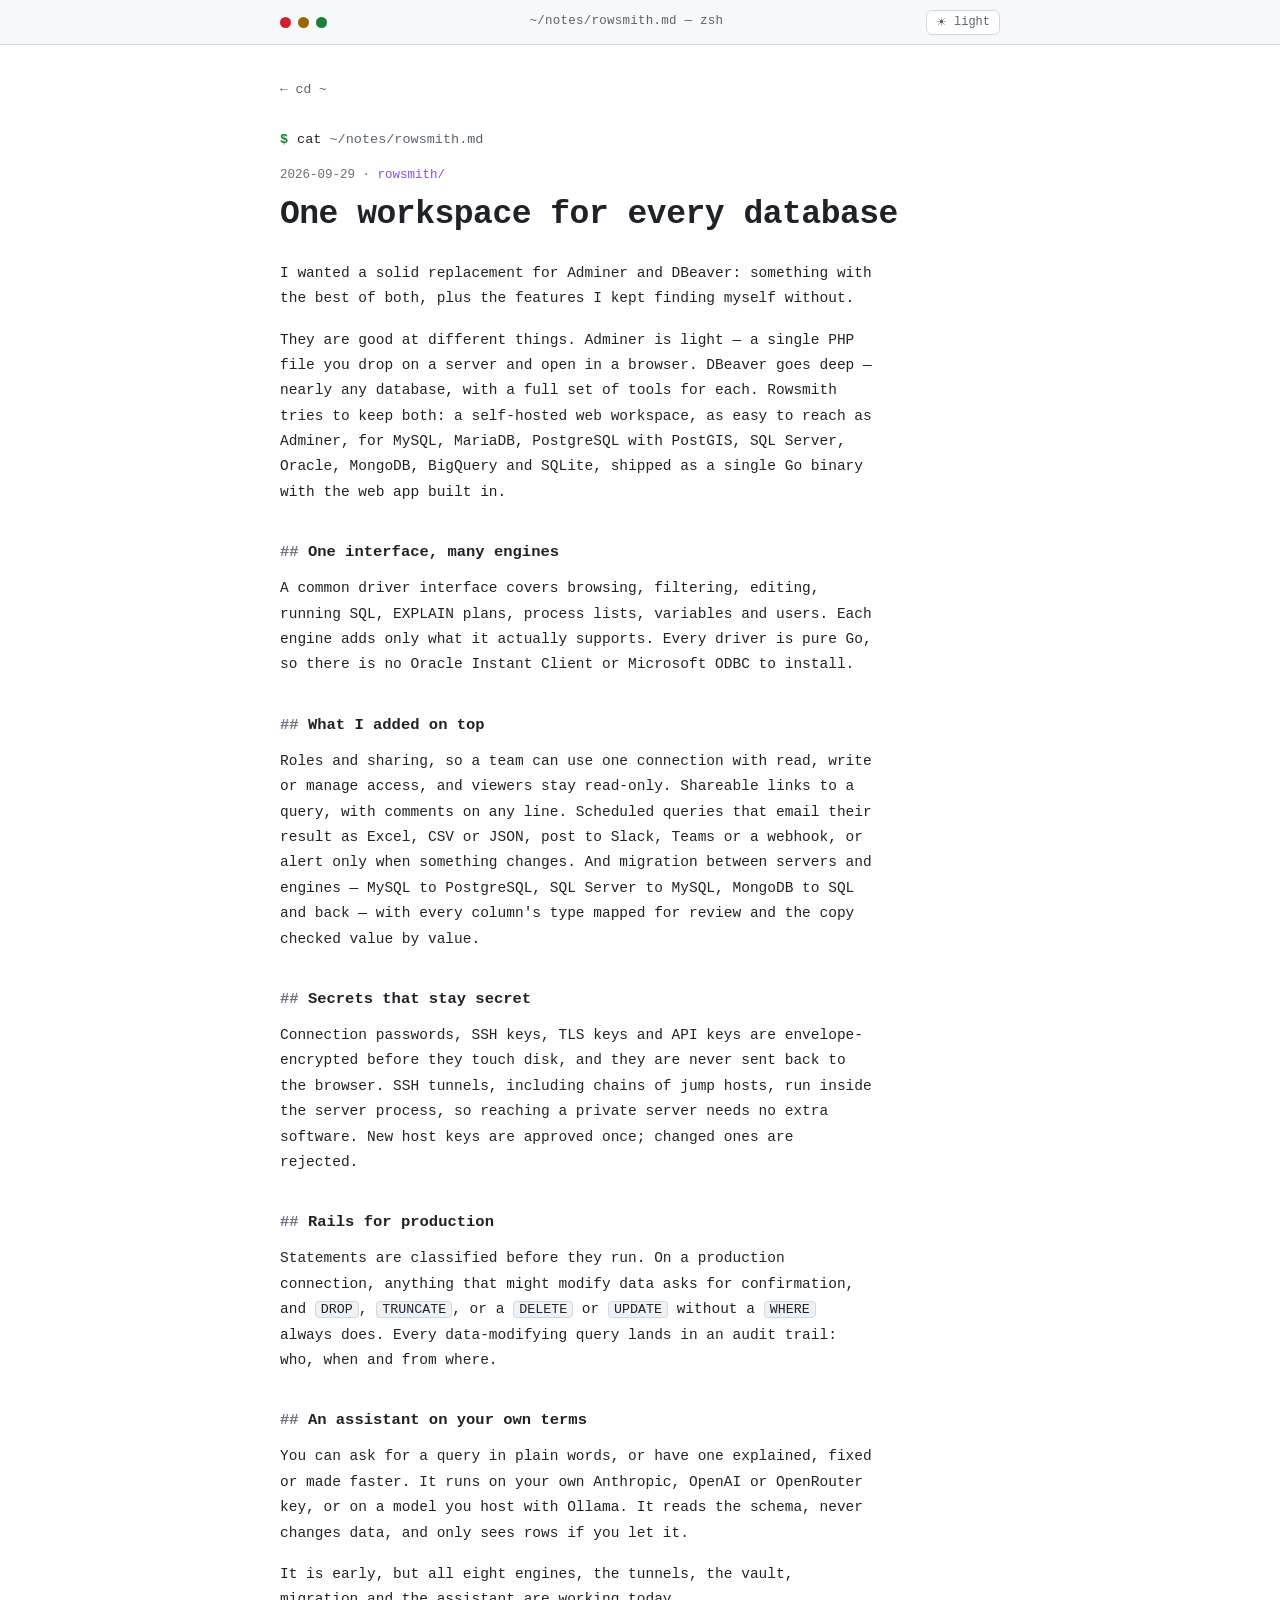
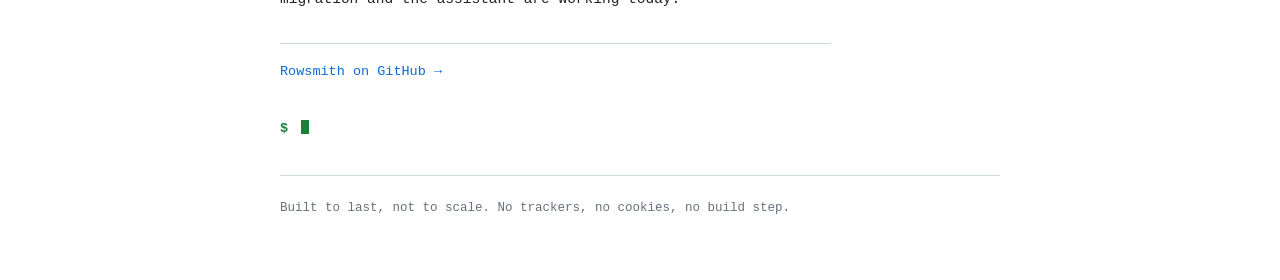
<file: notes/rowsmith.html>
<!doctype html>
<html lang="en">
<head>
<meta charset="utf-8">
<meta name="viewport" content="width=device-width,initial-scale=1">
<meta http-equiv="Content-Security-Policy" content="default-src 'none'; script-src 'self'; style-src 'self'; img-src 'self'; base-uri 'none'; form-action 'none'">
<title>One workspace for every database — Syed Abdul Waheed</title>
<meta name="description" content="Why Rowsmith: a self-hosted replacement for Adminer and DBeaver, with the best of both and the features I was missing.">
<meta name="color-scheme" content="light dark">
<link rel="icon" href="../assets/favicon.svg" type="image/svg+xml">
<script src="../assets/theme-init.js"></script>
<link rel="stylesheet" href="../assets/site.css">
<script src="../assets/site.js" defer></script>
</head>
<body class="page-note">

<header class="chrome">
  <div class="wrap chrome__in">
    <span class="dots" aria-hidden="true"><i></i><i></i><i></i></span>
    <span class="path">~/notes/rowsmith.md — zsh</span>
    <button class="tbtn" id="theme" type="button" aria-label="Switch colour theme">
      <span id="themeIcon" aria-hidden="true">◐</span><span id="themeLabel">theme</span>
    </button>
  </div>
</header>

<div class="wrap">
  <main>
    <p class="back"><a href="../index.html">&larr; cd ~</a></p>
    <p class="cmd"><b>$</b><em>cat</em> ~/notes/rowsmith.md</p>

    <article>
      <p class="meta">2026-09-29 &middot; <span class="proj">rowsmith/</span></p>
      <h1>One workspace for every database</h1>
      <p>I wanted a solid replacement for Adminer and DBeaver: something with the best of both, plus the features I kept finding myself without.</p>
      <p>They are good at different things. Adminer is light — a single PHP file you drop on a server and open in a browser. DBeaver goes deep — nearly any database, with a full set of tools for each. Rowsmith tries to keep both: a self-hosted web workspace, as easy to reach as Adminer, for MySQL, MariaDB, PostgreSQL with PostGIS, SQL Server, Oracle, MongoDB, BigQuery and SQLite, shipped as a single Go binary with the web app built in.</p>
      
      <h2>One interface, many engines</h2>
      <p>A common driver interface covers browsing, filtering, editing, running SQL, EXPLAIN plans, process lists, variables and users. Each engine adds only what it actually supports. Every driver is pure Go, so there is no Oracle Instant Client or Microsoft ODBC to install.</p>
      
      <h2>What I added on top</h2>
      <p>Roles and sharing, so a team can use one connection with read, write or manage access, and viewers stay read-only. Shareable links to a query, with comments on any line. Scheduled queries that email their result as Excel, CSV or JSON, post to Slack, Teams or a webhook, or alert only when something changes. And migration between servers and engines — MySQL to PostgreSQL, SQL Server to MySQL, MongoDB to SQL and back — with every column's type mapped for review and the copy checked value by value.</p>
      
      <h2>Secrets that stay secret</h2>
      <p>Connection passwords, SSH keys, TLS keys and API keys are envelope-encrypted before they touch disk, and they are never sent back to the browser. SSH tunnels, including chains of jump hosts, run inside the server process, so reaching a private server needs no extra software. New host keys are approved once; changed ones are rejected.</p>
      
      <h2>Rails for production</h2>
      <p>Statements are classified before they run. On a production connection, anything that might modify data asks for confirmation, and <code>DROP</code>, <code>TRUNCATE</code>, or a <code>DELETE</code> or <code>UPDATE</code> without a <code>WHERE</code> always does. Every data-modifying query lands in an audit trail: who, when and from where.</p>
      
      <h2>An assistant on your own terms</h2>
      <p>You can ask for a query in plain words, or have one explained, fixed or made faster. It runs on your own Anthropic, OpenAI or OpenRouter key, or on a model you host with Ollama. It reads the schema, never changes data, and only sees rows if you let it.</p>
      
      <p>It is early, but all eight engines, the tunnels, the vault, migration and the assistant are working today.</p>
      <p class="next"><a href="https://github.com/abdulwaheedsyed/Rowsmith">Rowsmith on GitHub &rarr;</a></p>
    </article>

    <p class="cmd cmd--end"><b>$</b><span class="caret" aria-hidden="true"></span></p>
  </main>

  <footer>Built to last, not to scale. No trackers, no cookies, no build step.</footer>
</div>

</body>
</html>
</file>
<file: assets/site.css>
/* sawaheed.com — shared styles for the landing page and notes.
   The Mīrāth calculator has its own design and keeps its own styles. */

/* ---------- theme ---------- */
:root{
  --bg:#ffffff; --panel:#f6f8fa; --panel2:#eef1f4; --border:#d1d9e0;
  --text:#1f2328; --dim:#59636e; --faint:#67707b;
  --green:#1a7f37; --blue:#0969da; --amber:#9a6700; --red:#cf222e; --purple:#8250df;
  --code:#eff2f5;
  --mono:ui-monospace,'SF Mono','Cascadia Mono','Roboto Mono',Menlo,Consolas,'Liberation Mono',monospace;
}
@media (prefers-color-scheme:dark){
  :root:not([data-theme="light"]){
    --bg:#0d1117; --panel:#161b22; --panel2:#1c2230; --border:#30363d;
    --text:#e6edf3; --dim:#9198a1; --faint:#7d8590;
    --green:#3fb950; --blue:#58a6ff; --amber:#d29922; --red:#f85149; --purple:#bc8cff;
    --code:#1c2230;
  }
}
:root[data-theme="dark"]{
  --bg:#0d1117; --panel:#161b22; --panel2:#1c2230; --border:#30363d;
  --text:#e6edf3; --dim:#9198a1; --faint:#7d8590;
  --green:#3fb950; --blue:#58a6ff; --amber:#d29922; --red:#f85149; --purple:#bc8cff;
  --code:#1c2230;
}

/* ---------- base ---------- */
*{box-sizing:border-box}
html{-webkit-text-size-adjust:100%}
body{
  margin:0;background:var(--bg);color:var(--text);
  font-family:var(--mono);font-size:14.5px;line-height:1.7;
  -webkit-font-smoothing:antialiased
}
a{color:var(--blue)}
.wrap{max-width:860px;margin:0 auto;padding:0 20px}

/* ---------- window chrome ---------- */
.chrome{
  position:sticky;top:0;z-index:10;background:var(--panel);
  border-bottom:1px solid var(--border)
}
.chrome__in{display:flex;align-items:center;gap:14px;height:44px}
.dots{display:flex;gap:7px;flex:none}
.dots i{width:11px;height:11px;border-radius:50%;display:block}
.dots i:nth-child(1){background:var(--red)}
.dots i:nth-child(2){background:var(--amber)}
.dots i:nth-child(3){background:var(--green)}
.path{flex:1;text-align:center;font-size:12.5px;color:var(--dim);letter-spacing:.02em;
  overflow:hidden;text-overflow:ellipsis;white-space:nowrap}
.tbtn{
  flex:none;display:inline-flex;align-items:center;gap:7px;
  font-family:var(--mono);font-size:12px;color:var(--dim);
  background:var(--bg);border:1px solid var(--border);border-radius:6px;
  padding:4px 9px;cursor:pointer;transition:border-color .15s,color .15s
}
.tbtn:hover{border-color:var(--blue);color:var(--blue)}

/* ---------- shell prompt ---------- */
main{padding:38px 0 0}
.cmd{color:var(--dim);font-size:13.5px}
.cmd b{color:var(--green);font-weight:700;margin-right:9px}
.cmd em{font-style:normal;color:var(--text)}
.cmd .flag{color:var(--amber)}

.caret{display:inline-block;width:8px;height:1.05em;background:var(--green);
  vertical-align:-2px;margin-left:4px;animation:blink 1.15s steps(1) infinite}
@keyframes blink{0%,49%{opacity:1}50%,100%{opacity:0}}

footer{
  margin-top:10px;padding:22px 0 60px;color:var(--faint);font-size:12.5px;
  border-top:1px solid var(--border)
}

:focus-visible{outline:2px solid var(--blue);outline-offset:2px}

/* ============ landing page ============ */
.page-home .cmd{margin-bottom:12px;white-space:nowrap;overflow:hidden;text-overflow:ellipsis}
.block{margin-bottom:38px}

.page-home h1{
  margin:0;font-weight:700;letter-spacing:-.02em;line-height:1.1;
  font-size:clamp(29px,5.6vw,46px)
}
.tagline{margin:14px 0 0;color:var(--dim);max-width:62ch}

/* project listing */
.listing{border:1px solid var(--border);border-radius:8px;overflow:hidden;background:var(--panel)}
.entry{
  display:grid;align-items:center;gap:14px;
  grid-template-columns:26px 112px 46px 1fr 16px;
  padding:13px 15px;text-decoration:none;color:inherit;
  border-bottom:1px solid var(--border);transition:background .15s
}
.entry:last-child{border-bottom:0}
.entry:hover,.entry:focus-visible{background:var(--panel2)}
.icon{width:26px;height:26px;border-radius:6px;overflow:hidden;display:block;flex:none}
.icon svg,.icon img{width:100%;height:100%;display:block}
.ename{color:var(--blue);font-weight:700;white-space:nowrap}
.entry:hover .ename{text-decoration:underline}
.elang{color:var(--purple);font-size:12.5px;white-space:nowrap}
.edesc{color:var(--dim);font-size:13.5px;overflow:hidden;text-overflow:ellipsis;white-space:nowrap}
.earr{color:var(--faint);justify-self:end;transition:transform .18s,color .18s}
.entry:hover .earr{color:var(--blue);transform:translateX(3px)}

/* notes listing */
.nrow{
  display:grid;align-items:center;gap:14px;
  grid-template-columns:92px 1fr auto 16px;
  padding:12px 15px;text-decoration:none;color:inherit;
  border-bottom:1px solid var(--border);transition:background .15s
}
.nrow:last-child{border-bottom:0}
.nrow:hover,.nrow:focus-visible{background:var(--panel2)}
.ndate{color:var(--faint);font-size:12.5px;white-space:nowrap}
.ntitle{color:var(--text);overflow:hidden;text-overflow:ellipsis;white-space:nowrap}
.nrow:hover .ntitle{color:var(--blue);text-decoration:underline}
.nproj{color:var(--purple);font-size:12.5px;white-space:nowrap}
.nrow:hover .earr{color:var(--blue);transform:translateX(3px)}

/* prose and contact */
.out{max-width:66ch;color:var(--text)}
.out p{margin:0 0 15px}
.out p:last-child{margin-bottom:0}
.muted{color:var(--faint)}
.hash{color:var(--faint)}
.kv{display:grid;grid-template-columns:76px 1fr;gap:6px 14px;max-width:62ch}
.kv dt{color:var(--dim)}
.kv dd{margin:0}
.kv a{text-decoration:none}
.kv a:hover{text-decoration:underline}

/* ============ notes ============ */
.page-note{line-height:1.75}
.page-note .wrap{max-width:760px}
.page-note main{padding-top:34px}
.page-note .cmd{margin:0 0 14px}
.page-note .cmd--end{margin-top:34px}
.page-note footer{margin-top:34px}
.page-note .back{margin:0 0 26px;font-size:13px}
.page-note .back a{color:var(--dim);text-decoration:none}
.page-note .back a:hover{color:var(--blue)}
.page-note .meta{color:var(--faint);font-size:12.5px;margin:0 0 8px}
.page-note .meta .proj{color:var(--purple)}
.page-note article h1{margin:0 0 26px;font-size:clamp(24px,4.4vw,33px);line-height:1.2;letter-spacing:-.015em}
.page-note article h2{margin:34px 0 10px;font-size:15.5px;color:var(--text)}
.page-note article h2::before{content:'## ';color:var(--faint)}
.page-note article p{margin:0 0 16px;max-width:68ch}
.page-note article em{font-style:normal;color:var(--amber)}
.page-note article code{background:var(--code);border:1px solid var(--border);border-radius:4px;padding:0 5px;font-size:.92em}
.page-note .next{margin:30px 0 0;padding:16px 0 0;border-top:1px solid var(--border);font-size:13.5px}
.page-note .next a{text-decoration:none}
.page-note .next a:hover{text-decoration:underline}

/* ---------- small screens ---------- */
@media (max-width:640px){
  body{font-size:14px}
  .path{font-size:11.5px}
  .entry{grid-template-columns:26px 1fr 16px;gap:12px;row-gap:3px}
  .elang{display:none}
  .edesc{grid-column:2 / 4;white-space:normal;font-size:13px}
  .kv{grid-template-columns:62px 1fr}
  .nrow{grid-template-columns:1fr 16px;row-gap:2px}
  .ndate{grid-column:1;order:-1}
  .ntitle{grid-column:1;white-space:normal}
  .nproj{display:none}
}
@media (prefers-reduced-motion:reduce){*{transition:none!important;animation:none!important}}
</file>
<file: assets/mirath.css>
/* Mirath calculator. Its own design, separate from assets/site.css. */

/* ---------- webfonts, self-hosted (SIL Open Font License, see fonts/OFL-*.txt) ---------- */
/* arabic */
@font-face {
  font-family: 'Noto Nastaliq Urdu';
  font-style: normal;
  font-weight: 400;
  font-display: swap;
  src: url(fonts/noto-nastaliq-urdu-arabic.woff2) format('woff2');
  unicode-range: U+0600-06FF, U+0750-077F, U+0870-088E, U+0890-0891, U+0897-08E1, U+08E3-08FF, U+200C-200E, U+2010-2011, U+204F, U+2E41, U+FB50-FDFF, U+FE70-FE74, U+FE76-FEFC, U+102E0-102FB, U+10E60-10E7E, U+10EC2-10EC4, U+10EFC-10EFF, U+1EE00-1EE03, U+1EE05-1EE1F, U+1EE21-1EE22, U+1EE24, U+1EE27, U+1EE29-1EE32, U+1EE34-1EE37, U+1EE39, U+1EE3B, U+1EE42, U+1EE47, U+1EE49, U+1EE4B, U+1EE4D-1EE4F, U+1EE51-1EE52, U+1EE54, U+1EE57, U+1EE59, U+1EE5B, U+1EE5D, U+1EE5F, U+1EE61-1EE62, U+1EE64, U+1EE67-1EE6A, U+1EE6C-1EE72, U+1EE74-1EE77, U+1EE79-1EE7C, U+1EE7E, U+1EE80-1EE89, U+1EE8B-1EE9B, U+1EEA1-1EEA3, U+1EEA5-1EEA9, U+1EEAB-1EEBB, U+1EEF0-1EEF1;
}
/* latin-ext */
@font-face {
  font-family: 'Noto Nastaliq Urdu';
  font-style: normal;
  font-weight: 400;
  font-display: swap;
  src: url(fonts/noto-nastaliq-urdu-latin-ext.woff2) format('woff2');
  unicode-range: U+0100-02BA, U+02BD-02C5, U+02C7-02CC, U+02CE-02D7, U+02DD-02FF, U+0304, U+0308, U+0329, U+1D00-1DBF, U+1E00-1E9F, U+1EF2-1EFF, U+2020, U+20A0-20AB, U+20AD-20C0, U+2113, U+2C60-2C7F, U+A720-A7FF;
}
/* latin */
@font-face {
  font-family: 'Noto Nastaliq Urdu';
  font-style: normal;
  font-weight: 400;
  font-display: swap;
  src: url(fonts/noto-nastaliq-urdu-latin.woff2) format('woff2');
  unicode-range: U+0000-00FF, U+0131, U+0152-0153, U+02BB-02BC, U+02C6, U+02DA, U+02DC, U+0304, U+0308, U+0329, U+2000-206F, U+20AC, U+2122, U+2191, U+2193, U+2212, U+2215, U+FEFF, U+FFFD;
}
/* arabic */
@font-face {
  font-family: 'Noto Nastaliq Urdu';
  font-style: normal;
  font-weight: 600;
  font-display: swap;
  src: url(fonts/noto-nastaliq-urdu-arabic.woff2) format('woff2');
  unicode-range: U+0600-06FF, U+0750-077F, U+0870-088E, U+0890-0891, U+0897-08E1, U+08E3-08FF, U+200C-200E, U+2010-2011, U+204F, U+2E41, U+FB50-FDFF, U+FE70-FE74, U+FE76-FEFC, U+102E0-102FB, U+10E60-10E7E, U+10EC2-10EC4, U+10EFC-10EFF, U+1EE00-1EE03, U+1EE05-1EE1F, U+1EE21-1EE22, U+1EE24, U+1EE27, U+1EE29-1EE32, U+1EE34-1EE37, U+1EE39, U+1EE3B, U+1EE42, U+1EE47, U+1EE49, U+1EE4B, U+1EE4D-1EE4F, U+1EE51-1EE52, U+1EE54, U+1EE57, U+1EE59, U+1EE5B, U+1EE5D, U+1EE5F, U+1EE61-1EE62, U+1EE64, U+1EE67-1EE6A, U+1EE6C-1EE72, U+1EE74-1EE77, U+1EE79-1EE7C, U+1EE7E, U+1EE80-1EE89, U+1EE8B-1EE9B, U+1EEA1-1EEA3, U+1EEA5-1EEA9, U+1EEAB-1EEBB, U+1EEF0-1EEF1;
}
/* latin-ext */
@font-face {
  font-family: 'Noto Nastaliq Urdu';
  font-style: normal;
  font-weight: 600;
  font-display: swap;
  src: url(fonts/noto-nastaliq-urdu-latin-ext.woff2) format('woff2');
  unicode-range: U+0100-02BA, U+02BD-02C5, U+02C7-02CC, U+02CE-02D7, U+02DD-02FF, U+0304, U+0308, U+0329, U+1D00-1DBF, U+1E00-1E9F, U+1EF2-1EFF, U+2020, U+20A0-20AB, U+20AD-20C0, U+2113, U+2C60-2C7F, U+A720-A7FF;
}
/* latin */
@font-face {
  font-family: 'Noto Nastaliq Urdu';
  font-style: normal;
  font-weight: 600;
  font-display: swap;
  src: url(fonts/noto-nastaliq-urdu-latin.woff2) format('woff2');
  unicode-range: U+0000-00FF, U+0131, U+0152-0153, U+02BB-02BC, U+02C6, U+02DA, U+02DC, U+0304, U+0308, U+0329, U+2000-206F, U+20AC, U+2122, U+2191, U+2193, U+2212, U+2215, U+FEFF, U+FFFD;
}
/* arabic */
@font-face {
  font-family: 'Noto Nastaliq Urdu';
  font-style: normal;
  font-weight: 700;
  font-display: swap;
  src: url(fonts/noto-nastaliq-urdu-arabic.woff2) format('woff2');
  unicode-range: U+0600-06FF, U+0750-077F, U+0870-088E, U+0890-0891, U+0897-08E1, U+08E3-08FF, U+200C-200E, U+2010-2011, U+204F, U+2E41, U+FB50-FDFF, U+FE70-FE74, U+FE76-FEFC, U+102E0-102FB, U+10E60-10E7E, U+10EC2-10EC4, U+10EFC-10EFF, U+1EE00-1EE03, U+1EE05-1EE1F, U+1EE21-1EE22, U+1EE24, U+1EE27, U+1EE29-1EE32, U+1EE34-1EE37, U+1EE39, U+1EE3B, U+1EE42, U+1EE47, U+1EE49, U+1EE4B, U+1EE4D-1EE4F, U+1EE51-1EE52, U+1EE54, U+1EE57, U+1EE59, U+1EE5B, U+1EE5D, U+1EE5F, U+1EE61-1EE62, U+1EE64, U+1EE67-1EE6A, U+1EE6C-1EE72, U+1EE74-1EE77, U+1EE79-1EE7C, U+1EE7E, U+1EE80-1EE89, U+1EE8B-1EE9B, U+1EEA1-1EEA3, U+1EEA5-1EEA9, U+1EEAB-1EEBB, U+1EEF0-1EEF1;
}
/* latin-ext */
@font-face {
  font-family: 'Noto Nastaliq Urdu';
  font-style: normal;
  font-weight: 700;
  font-display: swap;
  src: url(fonts/noto-nastaliq-urdu-latin-ext.woff2) format('woff2');
  unicode-range: U+0100-02BA, U+02BD-02C5, U+02C7-02CC, U+02CE-02D7, U+02DD-02FF, U+0304, U+0308, U+0329, U+1D00-1DBF, U+1E00-1E9F, U+1EF2-1EFF, U+2020, U+20A0-20AB, U+20AD-20C0, U+2113, U+2C60-2C7F, U+A720-A7FF;
}
/* latin */
@font-face {
  font-family: 'Noto Nastaliq Urdu';
  font-style: normal;
  font-weight: 700;
  font-display: swap;
  src: url(fonts/noto-nastaliq-urdu-latin.woff2) format('woff2');
  unicode-range: U+0000-00FF, U+0131, U+0152-0153, U+02BB-02BC, U+02C6, U+02DA, U+02DC, U+0304, U+0308, U+0329, U+2000-206F, U+20AC, U+2122, U+2191, U+2193, U+2212, U+2215, U+FEFF, U+FFFD;
}
/* devanagari */
@font-face {
  font-family: 'Noto Serif Devanagari';
  font-style: normal;
  font-weight: 400;
  font-stretch: 100%;
  font-display: swap;
  src: url(fonts/noto-serif-devanagari-devanagari.woff2) format('woff2');
  unicode-range: U+0900-097F, U+1CD0-1CF9, U+200C-200D, U+20A8, U+20B9, U+20F0, U+25CC, U+A830-A839, U+A8E0-A8FF, U+11B00-11B09;
}
/* latin-ext */
@font-face {
  font-family: 'Noto Serif Devanagari';
  font-style: normal;
  font-weight: 400;
  font-stretch: 100%;
  font-display: swap;
  src: url(fonts/noto-serif-devanagari-latin-ext.woff2) format('woff2');
  unicode-range: U+0100-02BA, U+02BD-02C5, U+02C7-02CC, U+02CE-02D7, U+02DD-02FF, U+0304, U+0308, U+0329, U+1D00-1DBF, U+1E00-1E9F, U+1EF2-1EFF, U+2020, U+20A0-20AB, U+20AD-20C0, U+2113, U+2C60-2C7F, U+A720-A7FF;
}
/* latin */
@font-face {
  font-family: 'Noto Serif Devanagari';
  font-style: normal;
  font-weight: 400;
  font-stretch: 100%;
  font-display: swap;
  src: url(fonts/noto-serif-devanagari-latin.woff2) format('woff2');
  unicode-range: U+0000-00FF, U+0131, U+0152-0153, U+02BB-02BC, U+02C6, U+02DA, U+02DC, U+0304, U+0308, U+0329, U+2000-206F, U+20AC, U+2122, U+2191, U+2193, U+2212, U+2215, U+FEFF, U+FFFD;
}
/* devanagari */
@font-face {
  font-family: 'Noto Serif Devanagari';
  font-style: normal;
  font-weight: 500;
  font-stretch: 100%;
  font-display: swap;
  src: url(fonts/noto-serif-devanagari-devanagari.woff2) format('woff2');
  unicode-range: U+0900-097F, U+1CD0-1CF9, U+200C-200D, U+20A8, U+20B9, U+20F0, U+25CC, U+A830-A839, U+A8E0-A8FF, U+11B00-11B09;
}
/* latin-ext */
@font-face {
  font-family: 'Noto Serif Devanagari';
  font-style: normal;
  font-weight: 500;
  font-stretch: 100%;
  font-display: swap;
  src: url(fonts/noto-serif-devanagari-latin-ext.woff2) format('woff2');
  unicode-range: U+0100-02BA, U+02BD-02C5, U+02C7-02CC, U+02CE-02D7, U+02DD-02FF, U+0304, U+0308, U+0329, U+1D00-1DBF, U+1E00-1E9F, U+1EF2-1EFF, U+2020, U+20A0-20AB, U+20AD-20C0, U+2113, U+2C60-2C7F, U+A720-A7FF;
}
/* latin */
@font-face {
  font-family: 'Noto Serif Devanagari';
  font-style: normal;
  font-weight: 500;
  font-stretch: 100%;
  font-display: swap;
  src: url(fonts/noto-serif-devanagari-latin.woff2) format('woff2');
  unicode-range: U+0000-00FF, U+0131, U+0152-0153, U+02BB-02BC, U+02C6, U+02DA, U+02DC, U+0304, U+0308, U+0329, U+2000-206F, U+20AC, U+2122, U+2191, U+2193, U+2212, U+2215, U+FEFF, U+FFFD;
}
/* devanagari */
@font-face {
  font-family: 'Noto Serif Devanagari';
  font-style: normal;
  font-weight: 600;
  font-stretch: 100%;
  font-display: swap;
  src: url(fonts/noto-serif-devanagari-devanagari.woff2) format('woff2');
  unicode-range: U+0900-097F, U+1CD0-1CF9, U+200C-200D, U+20A8, U+20B9, U+20F0, U+25CC, U+A830-A839, U+A8E0-A8FF, U+11B00-11B09;
}
/* latin-ext */
@font-face {
  font-family: 'Noto Serif Devanagari';
  font-style: normal;
  font-weight: 600;
  font-stretch: 100%;
  font-display: swap;
  src: url(fonts/noto-serif-devanagari-latin-ext.woff2) format('woff2');
  unicode-range: U+0100-02BA, U+02BD-02C5, U+02C7-02CC, U+02CE-02D7, U+02DD-02FF, U+0304, U+0308, U+0329, U+1D00-1DBF, U+1E00-1E9F, U+1EF2-1EFF, U+2020, U+20A0-20AB, U+20AD-20C0, U+2113, U+2C60-2C7F, U+A720-A7FF;
}
/* latin */
@font-face {
  font-family: 'Noto Serif Devanagari';
  font-style: normal;
  font-weight: 600;
  font-stretch: 100%;
  font-display: swap;
  src: url(fonts/noto-serif-devanagari-latin.woff2) format('woff2');
  unicode-range: U+0000-00FF, U+0131, U+0152-0153, U+02BB-02BC, U+02C6, U+02DA, U+02DC, U+0304, U+0308, U+0329, U+2000-206F, U+20AC, U+2122, U+2191, U+2193, U+2212, U+2215, U+FEFF, U+FFFD;
}

:root{
  --lapis:#0E1428; --lapis2:#151C36; --lapis3:#1D2748; --line:#28325A; --line-soft:#1F2842;
  --bone:#EAE5D7; --dim:#98A0BC; --faint:#6C769B;
  --brass:#D9A93E; --verdigris:#5FA48D; --rubric:#CE5044; --indigo:#8290DA; --mauve:#A87FC0;
  --c-fard:var(--brass); --c-asabah:var(--verdigris); --c-radd:var(--indigo); --c-arham:var(--mauve);
  --serif:'Iowan Old Style','Palatino Linotype',Palatino,'Book Antiqua','URW Palladio L',Georgia,serif;
  --mono:ui-monospace,'SF Mono','Cascadia Mono','Roboto Mono',Menlo,Consolas,monospace;
  --ar:'Geeza Pro','Noto Naskh Arabic','Traditional Arabic','Segoe UI',serif;
  --ur:'Noto Nastaliq Urdu','Jameel Noori Nastaleeq','Awami Nastaliq','Noto Naskh Arabic','Segoe UI',serif;
  --hi:'Noto Serif Devanagari','Nirmala UI',Mangal,Georgia,serif;
}
*{box-sizing:border-box}
html{-webkit-text-size-adjust:100%}
body{
  margin:0;background:var(--lapis);color:var(--bone);
  font-family:var(--serif);font-size:17px;line-height:1.6;
  background-image:radial-gradient(ellipse 90% 60% at 50% -10%,rgba(217,169,62,.09),transparent 70%);
  background-repeat:no-repeat;
}
.wrap{max-width:1060px;margin:0 auto;padding:0 22px}
h1,h2,h3{margin:0;font-weight:600;letter-spacing:-.01em}
p{margin:0 0 1em}
a{color:var(--brass)}
.eyebrow{font-family:var(--mono);font-size:11px;letter-spacing:.2em;text-transform:uppercase;color:var(--faint)}
.ar{font-family:var(--ar);font-size:.9em;color:var(--faint)}
.num{font-family:var(--mono);font-variant-numeric:tabular-nums}

/* ---------- masthead ---------- */
.mast{padding:64px 0 40px;text-align:center}
.mast .eyebrow{margin-bottom:20px}
.mast h1{font-size:clamp(50px,11vw,92px);line-height:.95;letter-spacing:-.03em}
.mast h1 span{color:var(--brass)}
.mast .sub{max-width:52ch;margin:20px auto 0;color:var(--dim);font-size:17px}

/* ---------- madhhab bar ---------- */
.schools{display:flex;flex-wrap:wrap;justify-content:center;gap:8px;margin:32px auto 0}
.school{
  font-family:var(--mono);font-size:12px;letter-spacing:.08em;text-transform:uppercase;
  padding:9px 16px;border:1px solid var(--line);background:transparent;color:var(--dim);
  border-radius:2px;cursor:pointer;transition:all .16s
}
.school:hover{border-color:var(--brass);color:var(--bone)}
.school[aria-pressed="true"]{background:var(--brass);border-color:var(--brass);color:#15100A;font-weight:600}
.school-note{margin:14px auto 0;max-width:60ch;text-align:center;color:var(--faint);font-size:14px;min-height:2.6em}

/* ---------- steps ---------- */
.step{padding:52px 0;border-top:1px solid var(--line-soft)}
.step__head{display:flex;align-items:baseline;gap:16px;margin-bottom:28px}
.marker{
  flex:none;width:38px;height:38px;display:grid;place-items:center;
  border:1px solid var(--brass);color:var(--brass);font-family:var(--ar);font-size:20px;
  align-self:center;border-radius:2px
}
.step__head h2{font-size:27px}
.step__head .hint{color:var(--faint);font-size:14px;margin-top:2px}

/* ---------- estate ---------- */
.estate{display:grid;grid-template-columns:repeat(2,1fr);gap:26px}
.fields{display:grid;gap:14px}
.field{display:grid;grid-template-columns:1fr 160px;align-items:center;gap:12px}
.field label{font-size:15px;color:var(--bone)}
.field .sm{display:block;color:var(--faint);font-size:12.5px;line-height:1.4}
.field input{
  width:100%;padding:9px 11px;background:var(--lapis2);border:1px solid var(--line);
  color:var(--bone);font-family:var(--mono);font-size:14px;text-align:right;border-radius:2px
}
.field input:focus{outline:2px solid var(--brass);outline-offset:1px;border-color:var(--brass)}
select{
  padding:8px 10px;background:var(--lapis2);border:1px solid var(--line);color:var(--bone);
  font-family:var(--mono);font-size:13px;border-radius:2px
}
.ledger{border:1px solid var(--line);background:var(--lapis2);padding:22px;border-radius:2px;align-self:start}
.ledger .eyebrow{margin-bottom:16px}
.lrow{display:flex;justify-content:space-between;gap:14px;padding:7px 0;font-size:14.5px}
.lrow span:last-child{font-family:var(--mono);font-variant-numeric:tabular-nums}
.lrow.minus span:last-child{color:var(--rubric)}
.lrow.rule{border-top:1px solid var(--line);margin-top:8px;padding-top:12px}
.lrow.total{font-size:17px}
.lrow.total span:last-child{color:var(--brass);font-weight:600}
.lrow.muted span{color:var(--faint)}

/* ---------- heirs ---------- */
.spouse-pick{display:flex;gap:8px;flex-wrap:wrap;margin-bottom:18px}
.spouse-pick button{
  font-family:var(--mono);font-size:12px;letter-spacing:.08em;text-transform:uppercase;
  padding:8px 15px;border:1px solid var(--line);background:transparent;color:var(--dim);cursor:pointer;border-radius:2px
}
.spouse-pick button[aria-pressed="true"]{border-color:var(--brass);color:var(--brass)}
.hgroup{margin-bottom:26px}
.hgroup > .eyebrow{display:block;margin-bottom:12px;padding-bottom:8px;border-bottom:1px solid var(--line-soft)}
.grid{display:grid;grid-template-columns:repeat(auto-fill,minmax(238px,1fr));gap:9px}
.stepper{
  display:flex;align-items:center;gap:10px;padding:7px 8px 7px 12px;
  border:1px solid var(--line-soft);background:var(--lapis2);border-radius:2px
}
.stepper.on{border-color:var(--brass);background:rgba(217,169,62,.07)}
.stepper .nm{flex:1;min-width:0;font-size:14.5px;line-height:1.25}
.stepper .nm .ar{display:block;font-size:12.5px}
.stepper button{
  width:27px;height:27px;flex:none;border:1px solid var(--line);background:transparent;color:var(--dim);
  font-family:var(--mono);font-size:15px;line-height:1;cursor:pointer;border-radius:2px
}
.stepper button:hover:not(:disabled){border-color:var(--brass);color:var(--brass)}
.stepper button:disabled{opacity:.3;cursor:default}
.stepper .ct{min-width:20px;text-align:center;font-family:var(--mono);font-size:15px;color:var(--faint)}
.stepper.on .ct{color:var(--brass);font-weight:600}
details.arham{border:1px solid var(--line-soft);border-radius:2px;padding:0}
details.arham summary{
  cursor:pointer;padding:13px 16px;font-family:var(--mono);font-size:11px;letter-spacing:.2em;
  text-transform:uppercase;color:var(--faint);list-style:none
}
details.arham summary::-webkit-details-marker{display:none}
details.arham summary::before{content:'+ ';color:var(--brass)}
details.arham[open] summary::before{content:'\2212 '}
details.arham .inner{padding:0 16px 16px}
details.arham .why{color:var(--faint);font-size:13.5px;margin-bottom:14px;max-width:70ch}

.presets{margin-top:26px;padding-top:20px;border-top:1px solid var(--line-soft)}
.presets .eyebrow{display:block;margin-bottom:11px}
.chips{display:flex;flex-wrap:wrap;gap:7px}
.chip{
  font-size:13px;padding:6px 13px;border:1px solid var(--line);background:transparent;
  color:var(--dim);cursor:pointer;border-radius:99px;font-family:var(--serif)
}
.chip:hover{border-color:var(--verdigris);color:var(--bone)}
.chip.clear{border-color:transparent;color:var(--faint)}
.chip.clear:hover{color:var(--rubric)}

/* ---------- jadwal (signature) ---------- */
.jadwal-top{display:flex;align-items:stretch;gap:0;border:1px solid var(--line);border-bottom:0;flex-wrap:wrap}
.basecell{
  flex:none;min-width:186px;padding:18px 22px;border-right:1px solid var(--line);background:var(--lapis2)
}
.basecell .eyebrow{display:block;margin-bottom:6px}
.basecell .val{font-family:var(--mono);font-size:40px;line-height:1;color:var(--brass);font-weight:600}
.basecell .val .old{color:var(--faint);text-decoration:line-through;font-size:26px;margin-right:9px;font-weight:400}
.basecell .val .arrow{color:var(--rubric);font-size:22px;margin-right:9px}
.basecell .val.awl{color:var(--rubric)}
.basecell .cap{display:block;margin-top:6px;font-size:12.5px;color:var(--faint)}
.statecell{flex:1;min-width:200px;padding:18px 22px;display:flex;flex-wrap:wrap;gap:8px;align-items:center}
.tag{
  font-family:var(--mono);font-size:11px;letter-spacing:.1em;text-transform:uppercase;
  padding:5px 10px;border:1px solid currentColor;border-radius:2px
}
.tag.awl{color:var(--rubric)} .tag.radd{color:var(--indigo)} .tag.case{color:var(--brass)}
.tag.arham{color:var(--mauve)} .tag.ok{color:var(--verdigris)}

table.jadwal{width:100%;border-collapse:collapse;border:1px solid var(--line);font-size:15px}
table.jadwal th{
  font-family:var(--mono);font-size:10.5px;letter-spacing:.14em;text-transform:uppercase;
  color:var(--faint);font-weight:400;text-align:right;padding:11px 14px;
  border-bottom:1px solid var(--line);background:var(--lapis2)
}
table.jadwal th:first-child{text-align:left}
table.jadwal td{padding:13px 14px;border-bottom:1px solid var(--line-soft);text-align:right;vertical-align:top}
table.jadwal td:first-child{text-align:left}
table.jadwal tbody tr:last-child td{border-bottom:0}
.heirname{font-size:16px}
.heirname .ar{display:block;font-size:12.5px;margin-top:1px}
.cnt{font-family:var(--mono);color:var(--faint);font-size:13px}
.fard{font-family:var(--mono);font-size:14px}
.k-fard .fard{color:var(--c-fard)} .k-asabah .fard,.k-both .fard{color:var(--c-asabah)}
.k-radd .fard{color:var(--c-radd)} .k-arham .fard{color:var(--c-arham)}
.units{font-family:var(--mono);font-size:14px;color:var(--dim)}
.pct{font-family:var(--mono);font-size:14px;color:var(--dim)}
.amt{font-family:var(--mono);font-size:16px;font-variant-numeric:tabular-nums}
.amt .each{display:block;font-size:12px;color:var(--faint);margin-top:2px}
.whybtn{
  background:none;border:1px solid var(--line);color:var(--faint);cursor:pointer;
  font-family:var(--mono);font-size:10px;letter-spacing:.1em;padding:4px 8px;border-radius:2px
}
.whybtn:hover{border-color:var(--brass);color:var(--brass)}
tr.eviderow td{background:var(--lapis2);border-bottom:1px solid var(--line);text-align:left;padding:16px 14px}
.evid{max-width:78ch}
.evid .src{font-family:var(--mono);font-size:11px;letter-spacing:.12em;text-transform:uppercase;color:var(--brass);display:block;margin-bottom:7px}
.evid p{margin:0;color:var(--dim);font-size:15px;font-style:italic}

/* ---------- ribbon ---------- */
.ribbon{display:flex;height:34px;margin-top:22px;border:1px solid var(--line);overflow:hidden;border-radius:2px}
.seg{position:relative;transition:width .45s cubic-bezier(.2,.7,.3,1);min-width:2px}
.seg + .seg{border-left:1px solid var(--lapis)}
.seg span{
  position:absolute;inset:0;display:grid;place-items:center;font-family:var(--mono);
  font-size:10.5px;color:#12182C;font-weight:600;overflow:hidden;white-space:nowrap
}
.riblegend{display:flex;flex-wrap:wrap;gap:16px;margin-top:11px;font-family:var(--mono);font-size:11px;color:var(--faint);letter-spacing:.06em}
.riblegend i{display:inline-block;width:9px;height:9px;margin-right:6px;vertical-align:baseline}

/* ---------- notes / blocked ---------- */
.notes{display:grid;gap:12px;margin-top:30px}
.note{border-left:2px solid var(--line);padding:2px 0 2px 18px}
.note.case{border-color:var(--brass)} .note.madhhab{border-color:var(--verdigris)} .note.rule{border-color:var(--indigo)}
.note h3{font-size:16.5px;margin-bottom:5px}
.note p{margin:0;color:var(--dim);font-size:15px;max-width:82ch}
.blocked{margin-top:30px;border:1px solid var(--line-soft);border-radius:2px;padding:18px 20px}
.blocked .eyebrow{display:block;margin-bottom:12px}
.blocked ul{list-style:none;margin:0;padding:0;display:grid;gap:7px}
.blocked li{display:flex;flex-wrap:wrap;gap:10px;font-size:14.5px;align-items:baseline}
.blocked .who{color:var(--dim);text-decoration:line-through;text-decoration-color:var(--rubric)}
.blocked .rz{color:var(--faint);font-size:13.5px}

.empty{border:1px dashed var(--line);padding:44px 24px;text-align:center;border-radius:2px}
.empty h3{font-size:19px;margin-bottom:8px}
.empty p{color:var(--faint);margin:0;font-size:15px}

.actions{display:flex;gap:9px;margin-top:26px;flex-wrap:wrap}
.btn{
  font-family:var(--mono);font-size:12px;letter-spacing:.1em;text-transform:uppercase;
  padding:10px 18px;border:1px solid var(--line);background:transparent;color:var(--dim);cursor:pointer;border-radius:2px
}
.btn:hover{border-color:var(--brass);color:var(--brass)}

footer{border-top:1px solid var(--line-soft);margin-top:20px;padding:38px 0 60px;color:var(--faint);font-size:14px}
footer .disc{border:1px solid var(--rubric);border-radius:2px;padding:16px 18px;margin-bottom:22px;color:var(--dim)}
footer .disc strong{color:var(--rubric);font-family:var(--mono);font-size:11px;letter-spacing:.14em;text-transform:uppercase;display:block;margin-bottom:6px}
footer p{max-width:82ch}

:focus-visible{outline:2px solid var(--brass);outline-offset:2px}
@media (max-width:820px){
  .estate{grid-template-columns:1fr}
  .field{grid-template-columns:1fr 130px}
  table.jadwal .col-units,table.jadwal .cell-units{display:none}
  .mast{padding:44px 0 30px}
  .step{padding:40px 0}
}
@media (max-width:560px){
  body{font-size:16px}
  table.jadwal .col-pct,table.jadwal .cell-pct{display:none}
  table.jadwal th,table.jadwal td{padding:10px 9px}
  .basecell{min-width:100%;border-right:0;border-bottom:1px solid var(--line)}
}
@media (prefers-reduced-motion:reduce){*{transition:none!important;animation:none!important}}
@media print{
  body{background:#fff;color:#000}
  .schools,.presets,.actions,.step:nth-of-type(-n+2) .grid,.spouse-pick,details.arham{display:none}
  .seg span{color:#000}
}

/* ---------- language ---------- */
.langbar{display:flex;justify-content:center;gap:6px;margin-bottom:26px}
.mastmark{display:block;width:58px;height:58px;margin:0 auto 20px}
.langbtn{
  font-family:var(--mono);font-size:11px;letter-spacing:.14em;text-transform:uppercase;
  padding:7px 14px;border:1px solid var(--line-soft);background:transparent;color:var(--faint);
  border-radius:2px;cursor:pointer;transition:all .16s;line-height:1.5
}
.langbtn:hover{border-color:var(--brass);color:var(--bone)}
.langbtn[aria-pressed="true"]{border-color:var(--brass);color:var(--brass)}
.langbtn[data-l="ur"]{font-family:var(--ur);font-size:15px;letter-spacing:normal;text-transform:none;padding:2px 16px 8px}
.langbtn[data-l="hi"]{font-family:var(--hi);font-size:13.5px;letter-spacing:normal;text-transform:none;padding:5px 15px}

/* ---------- urdu ---------- */
html[lang="ur"] body{font-family:var(--ur);font-size:15px;line-height:2.2}
html[lang="ur"] .eyebrow,html[lang="ur"] .school,html[lang="ur"] .tag,html[lang="ur"] .btn,
html[lang="ur"] .whybtn,html[lang="ur"] .spouse-pick button,html[lang="ur"] details.arham summary,
html[lang="ur"] table.jadwal th,html[lang="ur"] .evid .src,html[lang="ur"] .riblegend,
html[lang="ur"] footer .disc strong,html[lang="ur"] .fard,html[lang="ur"] .chip,
html[lang="ur"] select,html[lang="ur"] .field .sm{
  font-family:var(--ur);letter-spacing:normal;text-transform:none
}
html[lang="ur"] h1,html[lang="ur"] h2,html[lang="ur"] h3{letter-spacing:normal}
html[lang="ur"] .mast h1{font-size:clamp(44px,9vw,80px);line-height:1.5;padding-bottom:.1em}
html[lang="ur"] .mast .sub{font-size:16px}
html[lang="ur"] .eyebrow{font-size:13px;line-height:2}
html[lang="ur"] .step__head h2{font-size:26px;line-height:1.7}
html[lang="ur"] .step__head .hint{font-size:13.5px;line-height:2}
html[lang="ur"] table.jadwal th{font-size:12.5px;line-height:1.9}
html[lang="ur"] .tag,html[lang="ur"] .school,html[lang="ur"] .btn,
html[lang="ur"] .whybtn,html[lang="ur"] .spouse-pick button{font-size:12.5px;line-height:2}
html[lang="ur"] .whybtn{font-size:11.5px;padding:2px 9px 6px}
html[lang="ur"] .marker{font-size:21px;line-height:1}
html[lang="ur"] .stepper .nm{line-height:1.95;font-size:14px}
html[lang="ur"] .stepper .nm .ar{font-size:12px;line-height:1.5}
html[lang="ur"] .heirname{line-height:1.9}
html[lang="ur"] .fard{font-size:13px;line-height:1.9}
html[lang="ur"] .seg span{font-family:var(--ur);font-size:11px}
html[lang="ur"] .evid p{font-style:normal;line-height:2.1}
html[lang="ur"] .note h3{line-height:1.8}
html[lang="ur"] .blocked li{line-height:1.9}
html[lang="ur"] footer .disc strong{font-size:13px}

/* ---------- hindi ---------- */
html[lang="hi"] body{font-family:var(--hi);font-size:16px;line-height:1.8}
html[lang="hi"] .eyebrow,html[lang="hi"] .school,html[lang="hi"] .tag,html[lang="hi"] .btn,
html[lang="hi"] .whybtn,html[lang="hi"] .spouse-pick button,html[lang="hi"] details.arham summary,
html[lang="hi"] table.jadwal th,html[lang="hi"] .evid .src,html[lang="hi"] .riblegend,
html[lang="hi"] footer .disc strong,html[lang="hi"] .fard,html[lang="hi"] .chip{
  font-family:var(--hi);letter-spacing:.03em;text-transform:none
}
html[lang="hi"] h1,html[lang="hi"] h2,html[lang="hi"] h3{letter-spacing:normal}
html[lang="hi"] .mast h1{font-size:clamp(42px,9vw,78px);line-height:1.2}
html[lang="hi"] .eyebrow{font-size:12.5px}
html[lang="hi"] table.jadwal th{font-size:12px}
html[lang="hi"] .tag,html[lang="hi"] .whybtn{font-size:11.5px}
html[lang="hi"] .fard{font-size:13.5px}
html[lang="hi"] .marker{font-size:19px}
html[lang="hi"] .seg span{font-family:var(--hi);font-size:10px}

/* ---------- right-to-left ---------- */
html[dir="rtl"] table.jadwal th,html[dir="rtl"] table.jadwal td{text-align:left}
html[dir="rtl"] table.jadwal th:first-child,html[dir="rtl"] table.jadwal td:first-child{text-align:right}
html[dir="rtl"] tr.eviderow td{text-align:right}
html[dir="rtl"] .note{border-left:0;border-right:2px solid var(--line);padding:2px 18px 2px 0}
html[dir="rtl"] .note.case{border-right-color:var(--brass)}
html[dir="rtl"] .note.madhhab{border-right-color:var(--verdigris)}
html[dir="rtl"] .note.rule{border-right-color:var(--indigo)}
html[dir="rtl"] .basecell{border-right:0;border-left:1px solid var(--line)}
html[dir="rtl"] .stepper{padding:7px 12px 7px 8px}
html[dir="rtl"] .seg + .seg{border-left:0;border-right:1px solid var(--lapis)}
html[dir="rtl"] .riblegend i{margin-right:0;margin-left:6px}
html[dir="rtl"] .basecell .val .old,html[dir="rtl"] .basecell .val .arrow{margin-right:0;margin-left:9px}
html[dir="rtl"] .field input{direction:ltr;text-align:right}
html[dir="rtl"] .lrow span:last-child,html[dir="rtl"] .amt,html[dir="rtl"] .units,
html[dir="rtl"] .pct,html[dir="rtl"] .cnt,html[dir="rtl"] .basecell .val{direction:ltr}
html[dir="rtl"] .amt .each{direction:rtl;text-align:left}
@media (max-width:560px){
  html[dir="rtl"] .basecell{border-left:0;border-bottom:1px solid var(--line)}
}
@media print{.langbar,.mastmark{display:none}}
</file>
